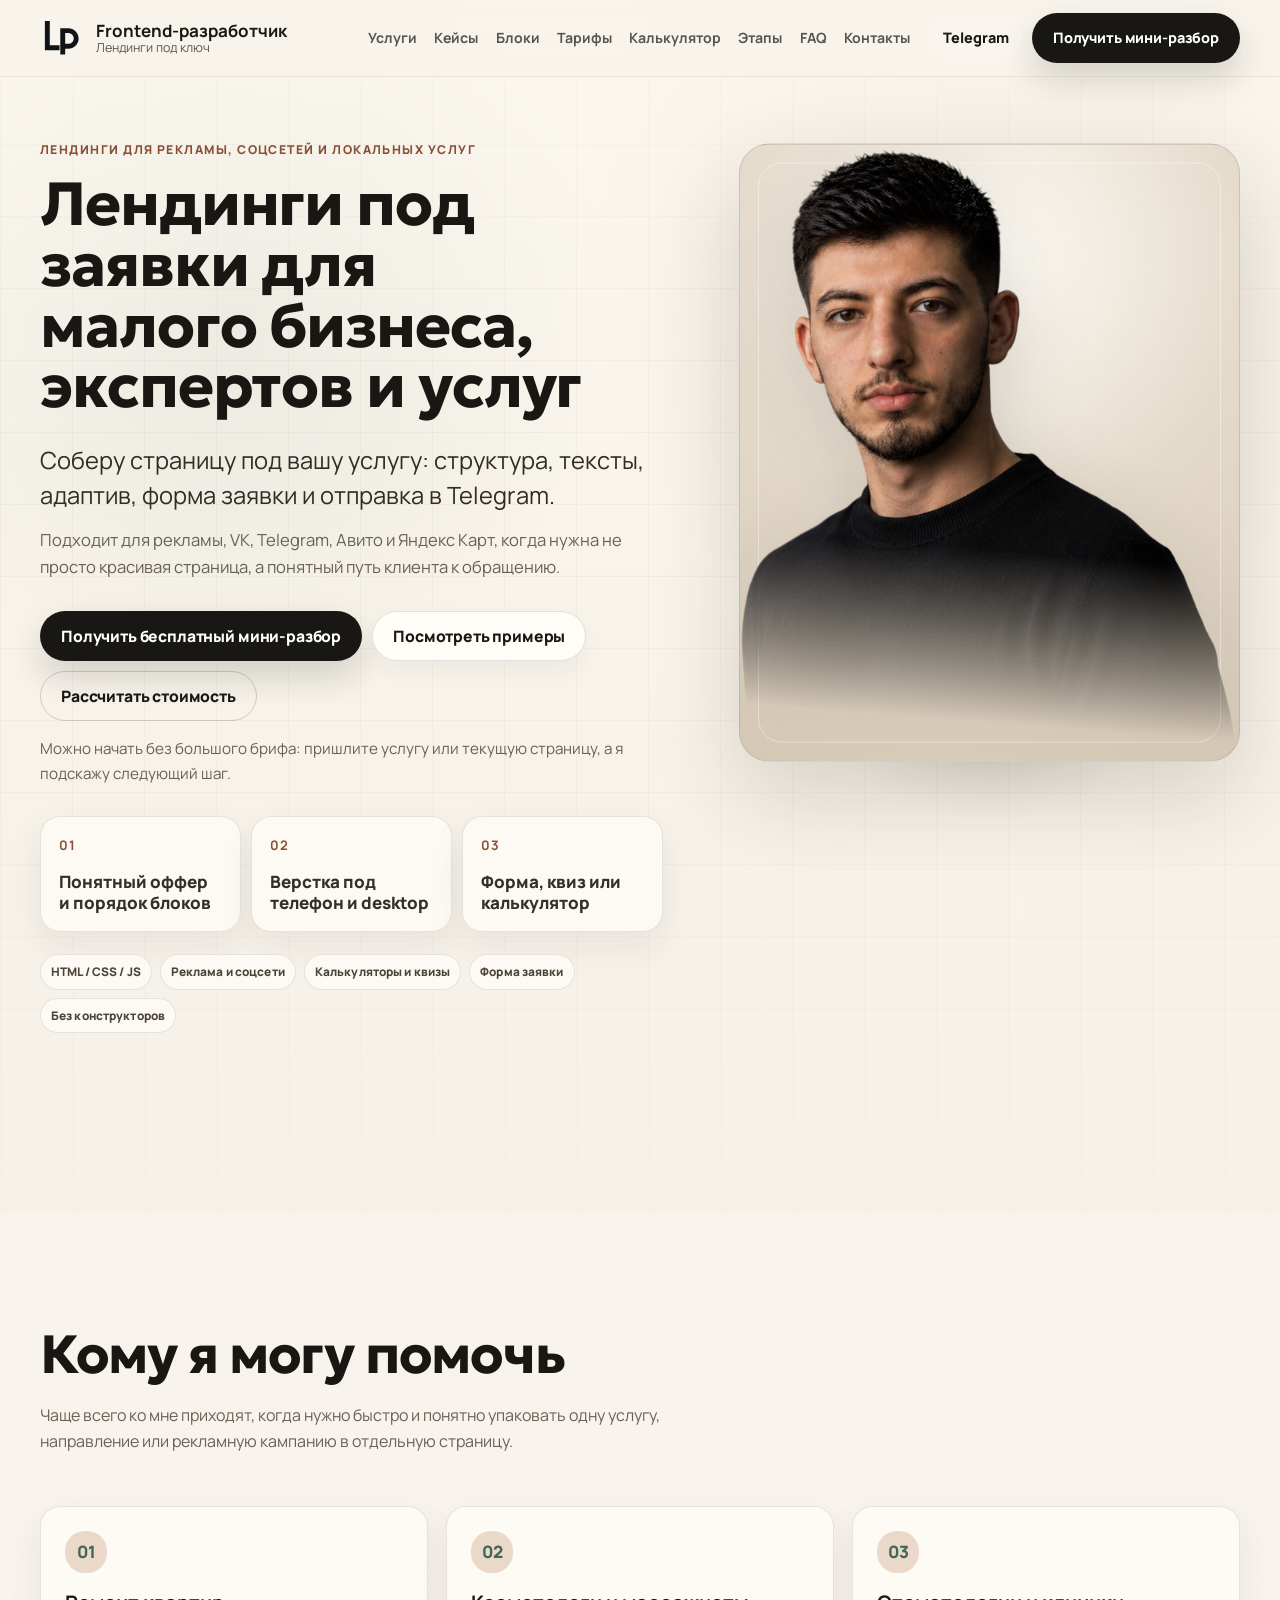
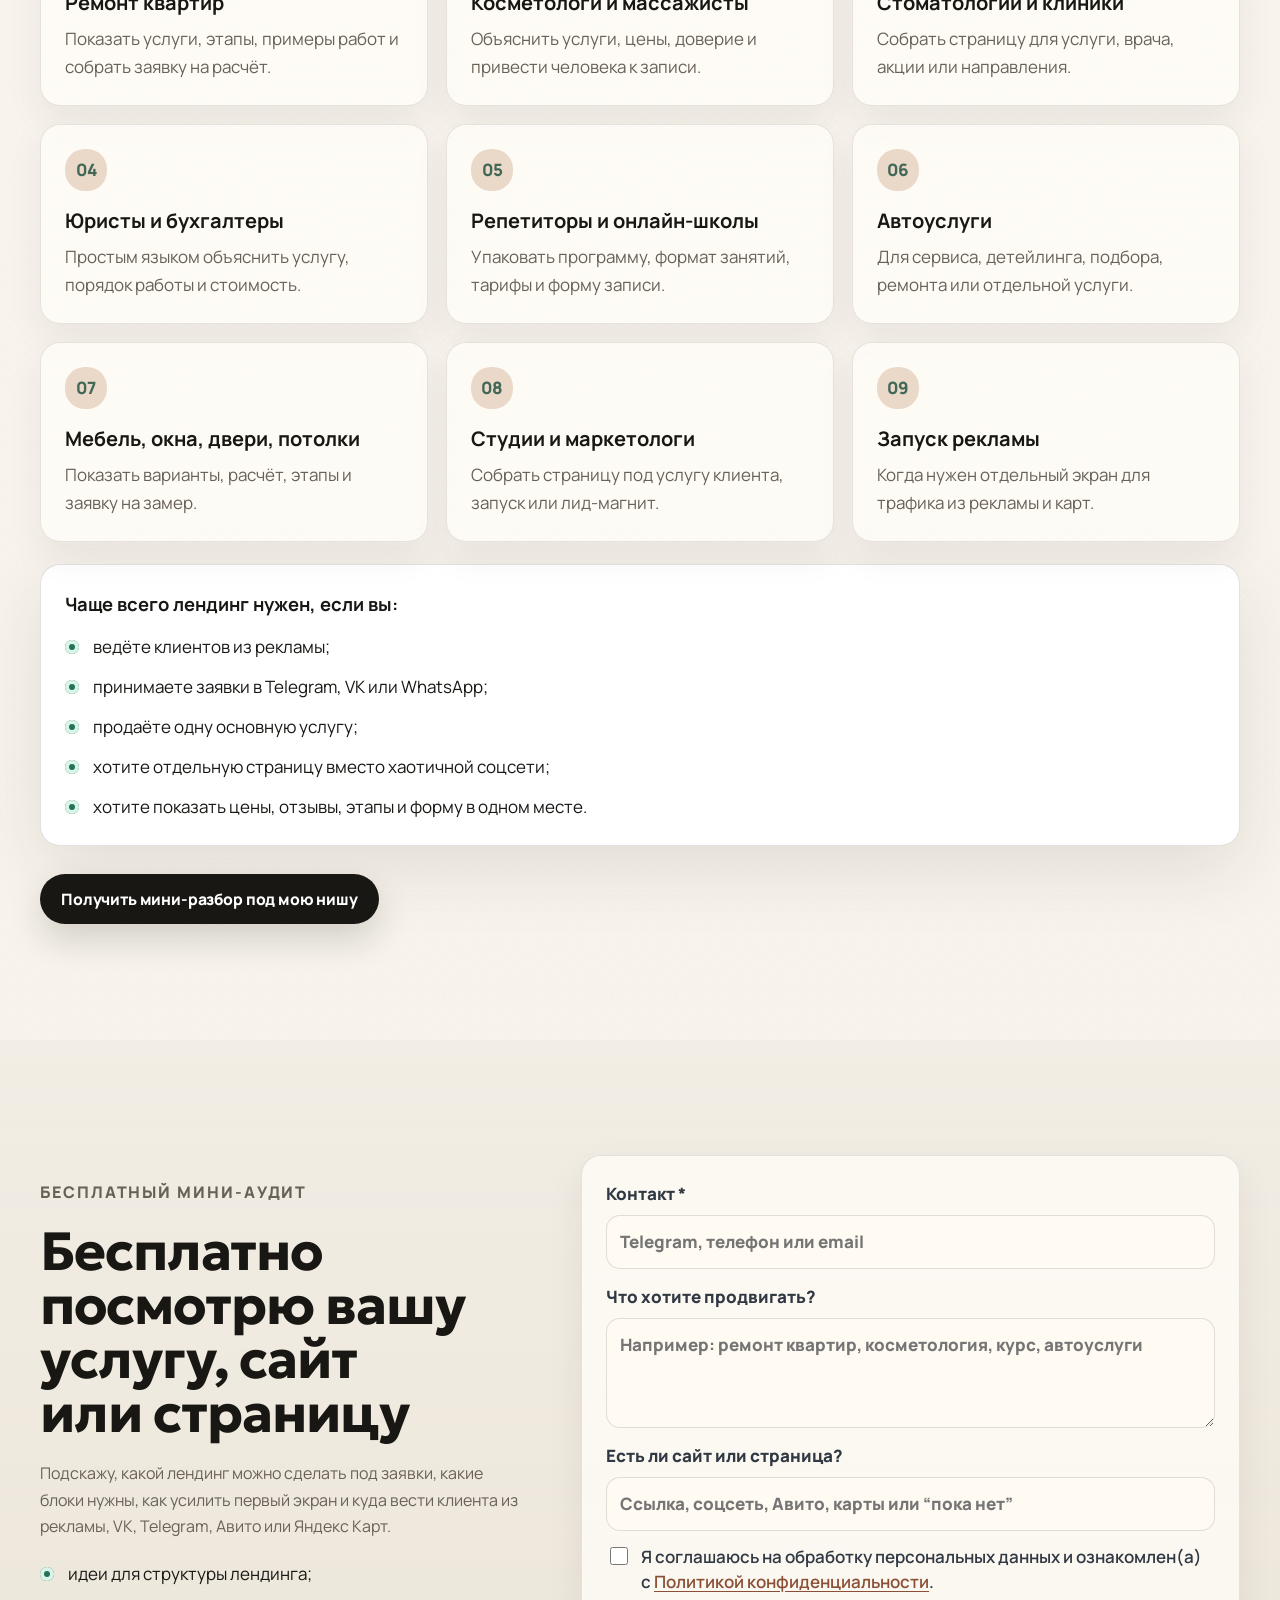
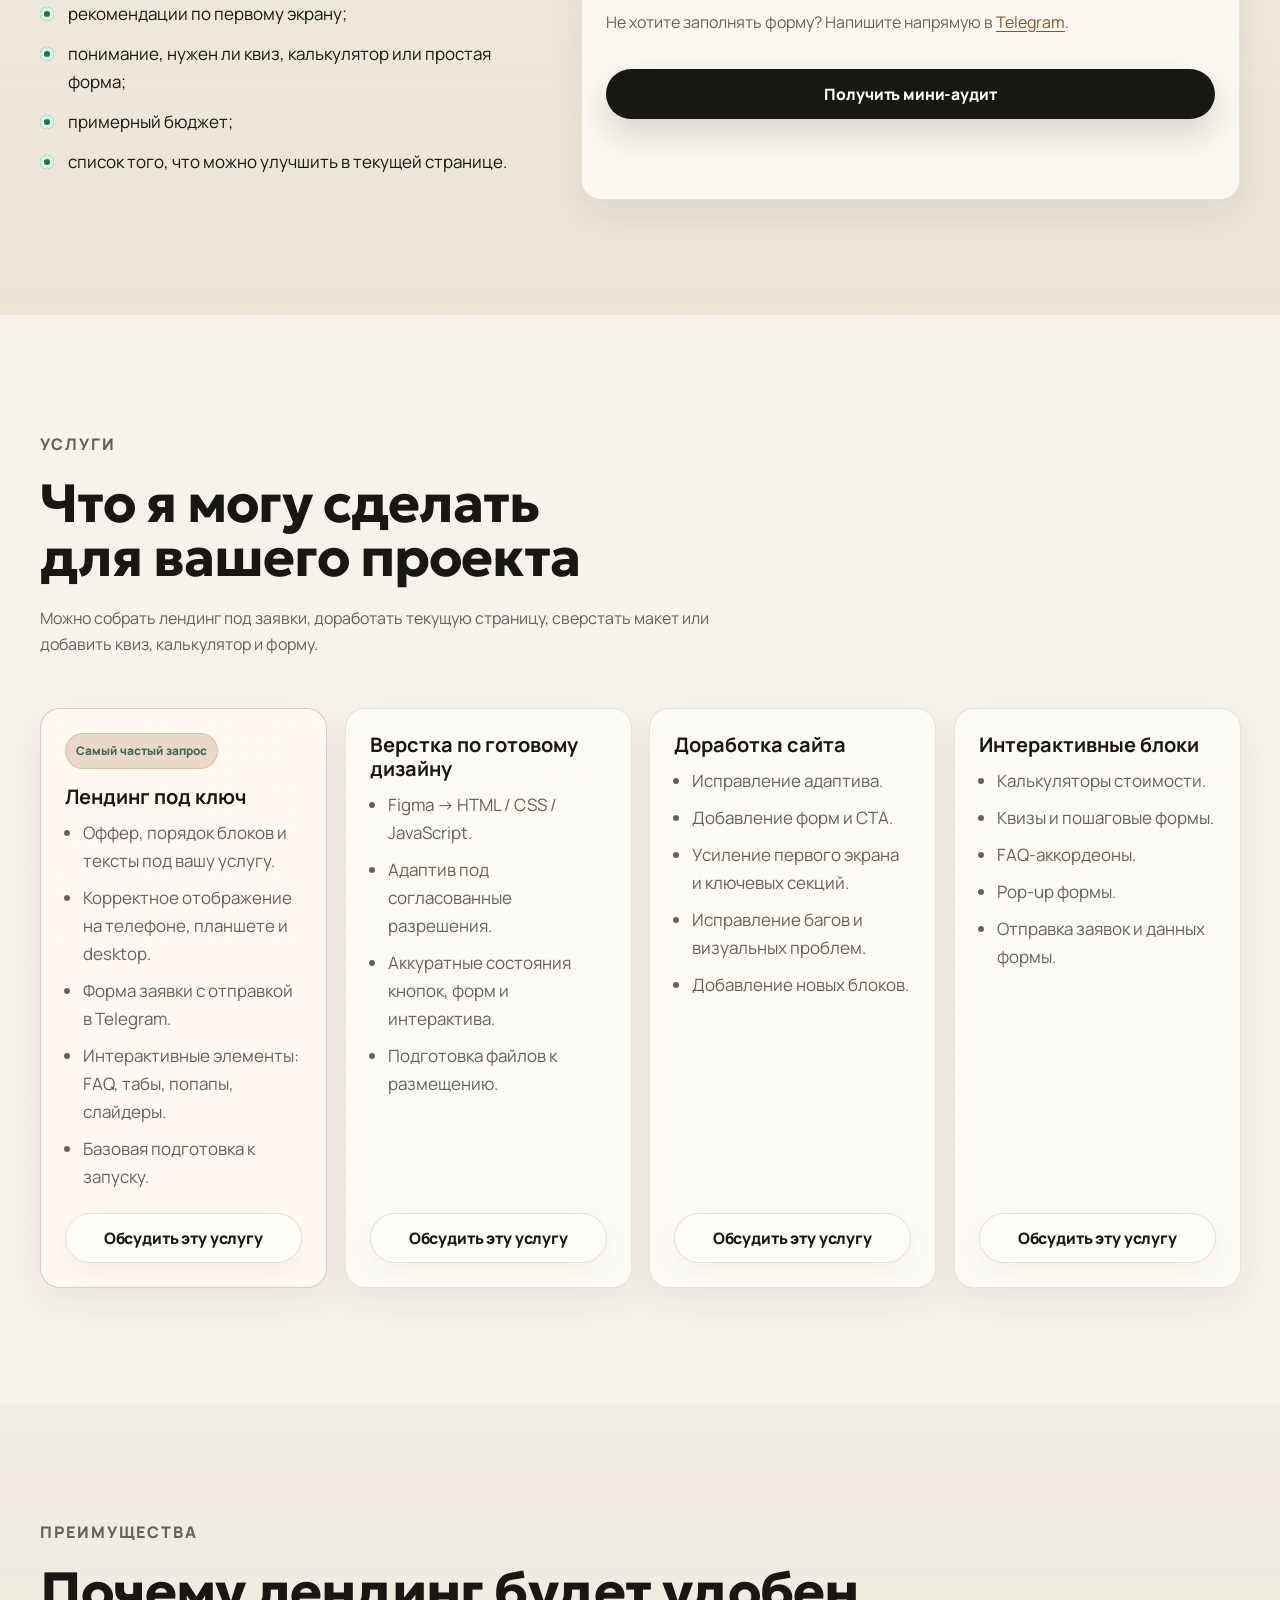
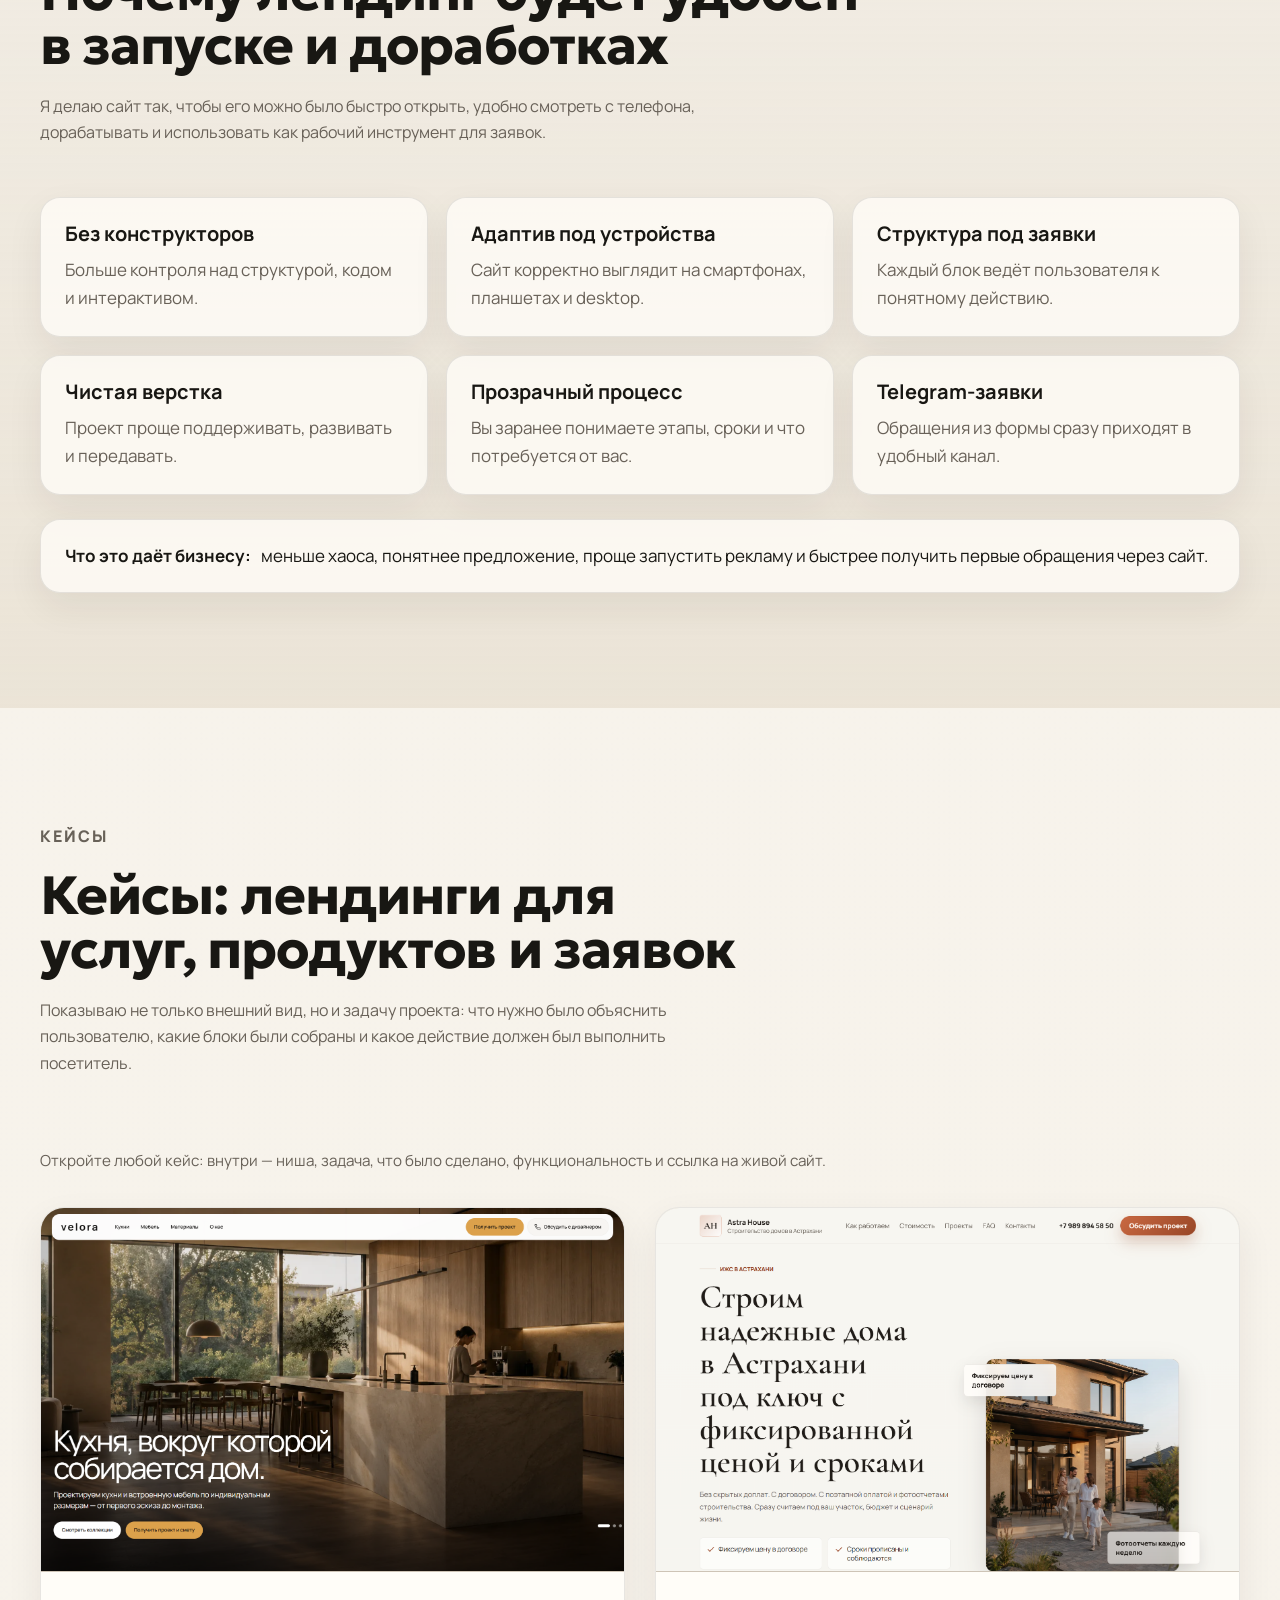
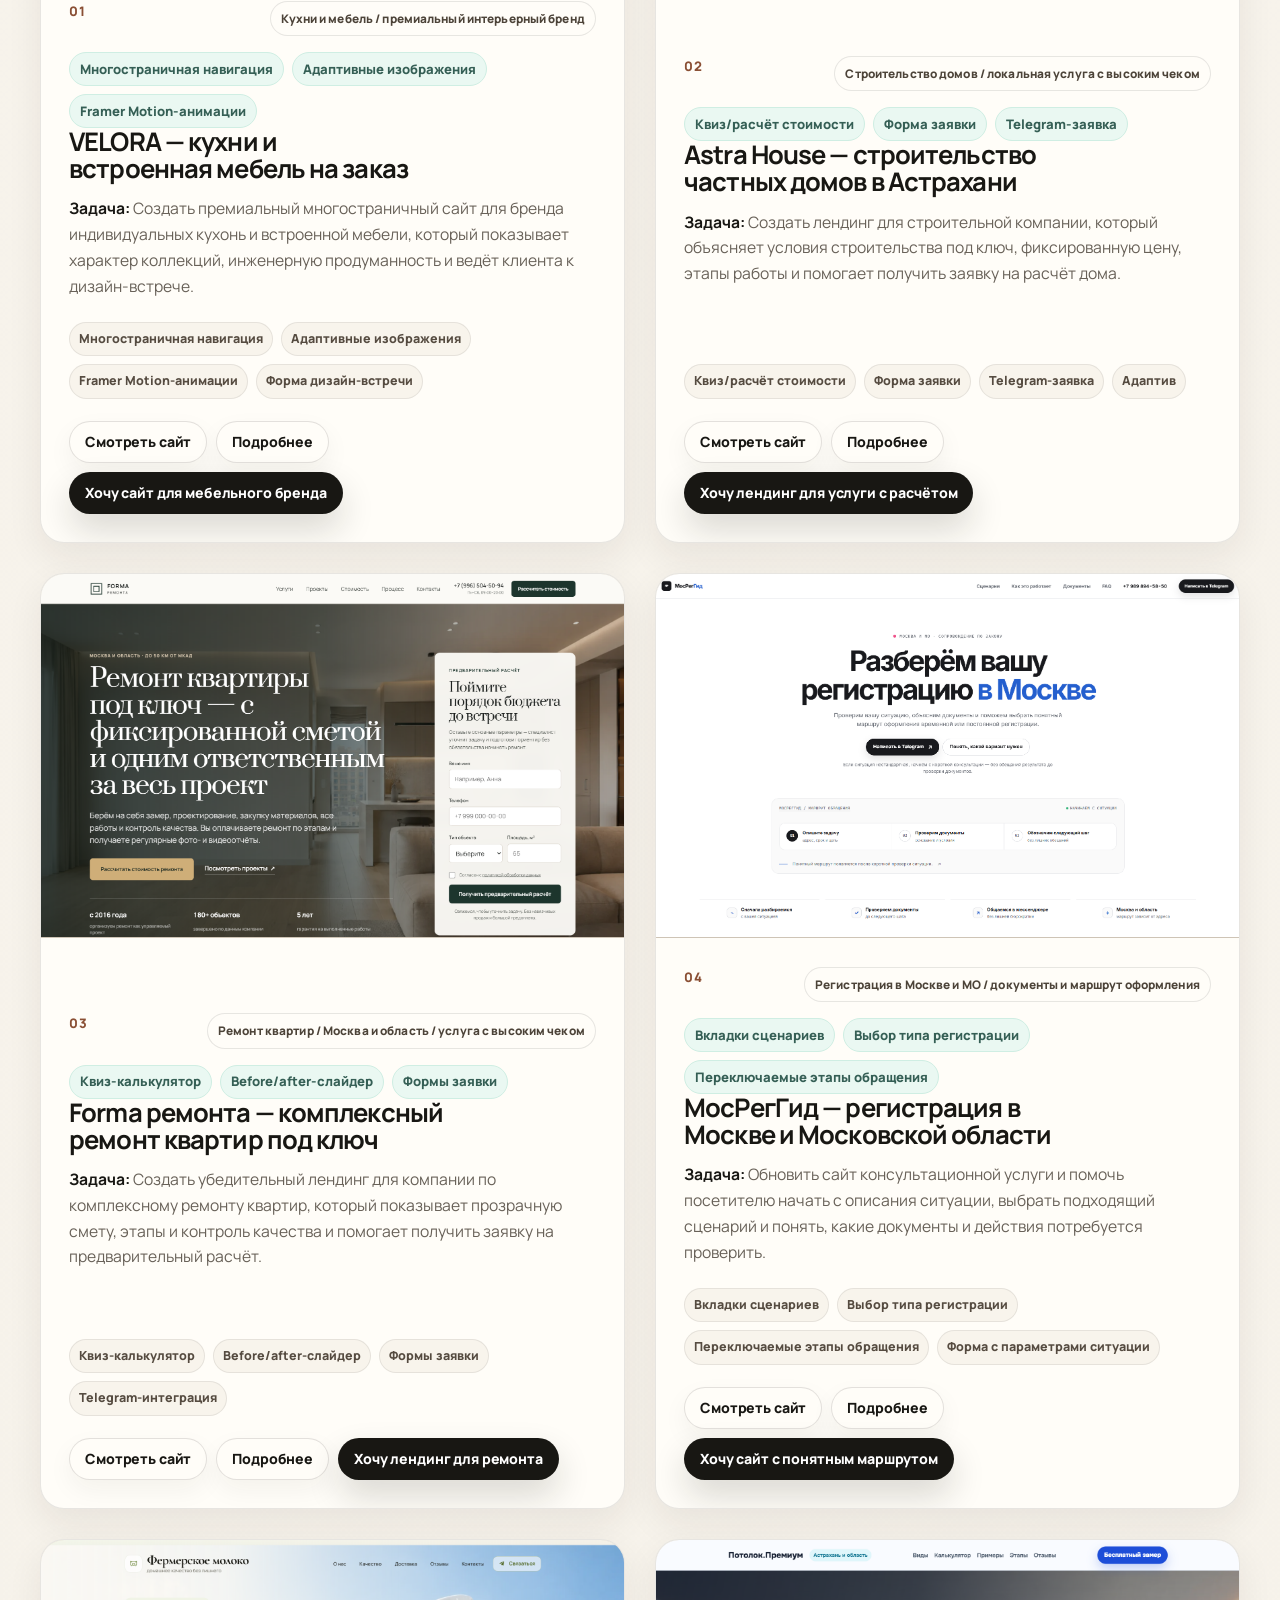
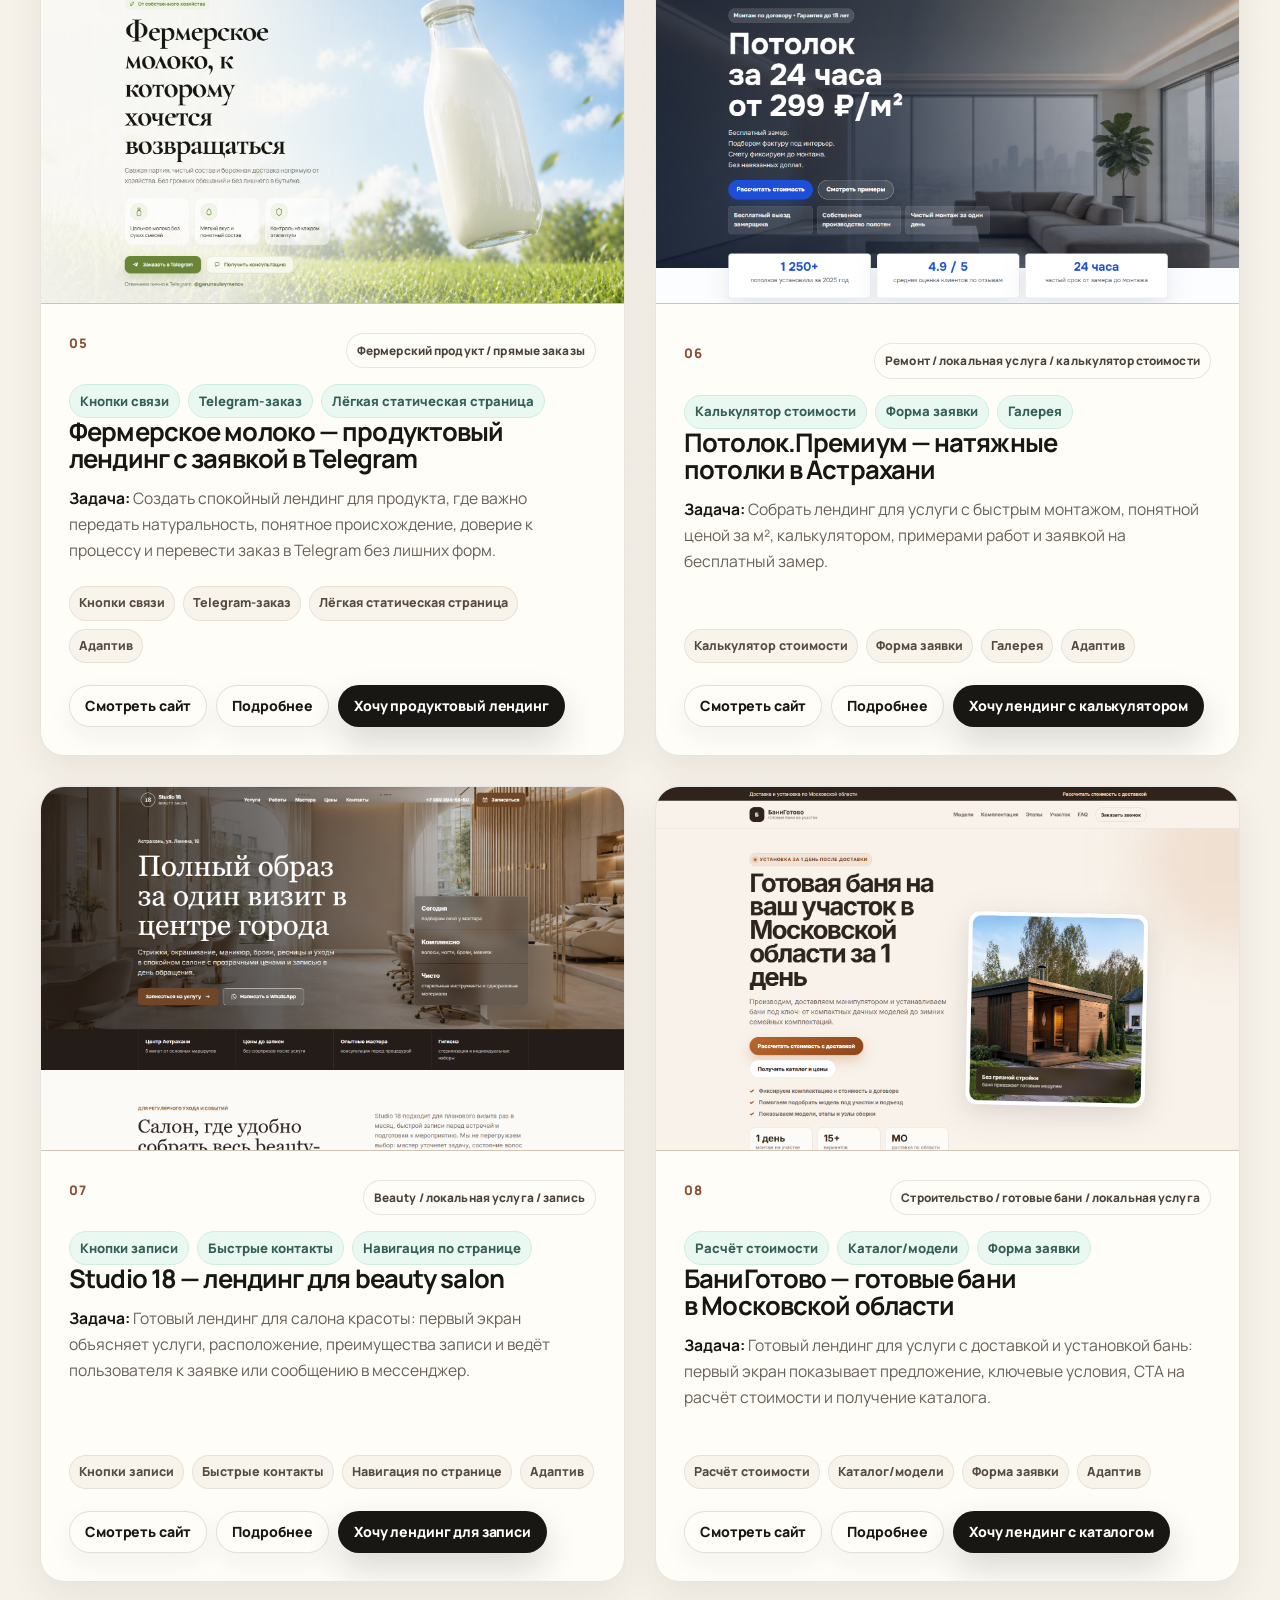
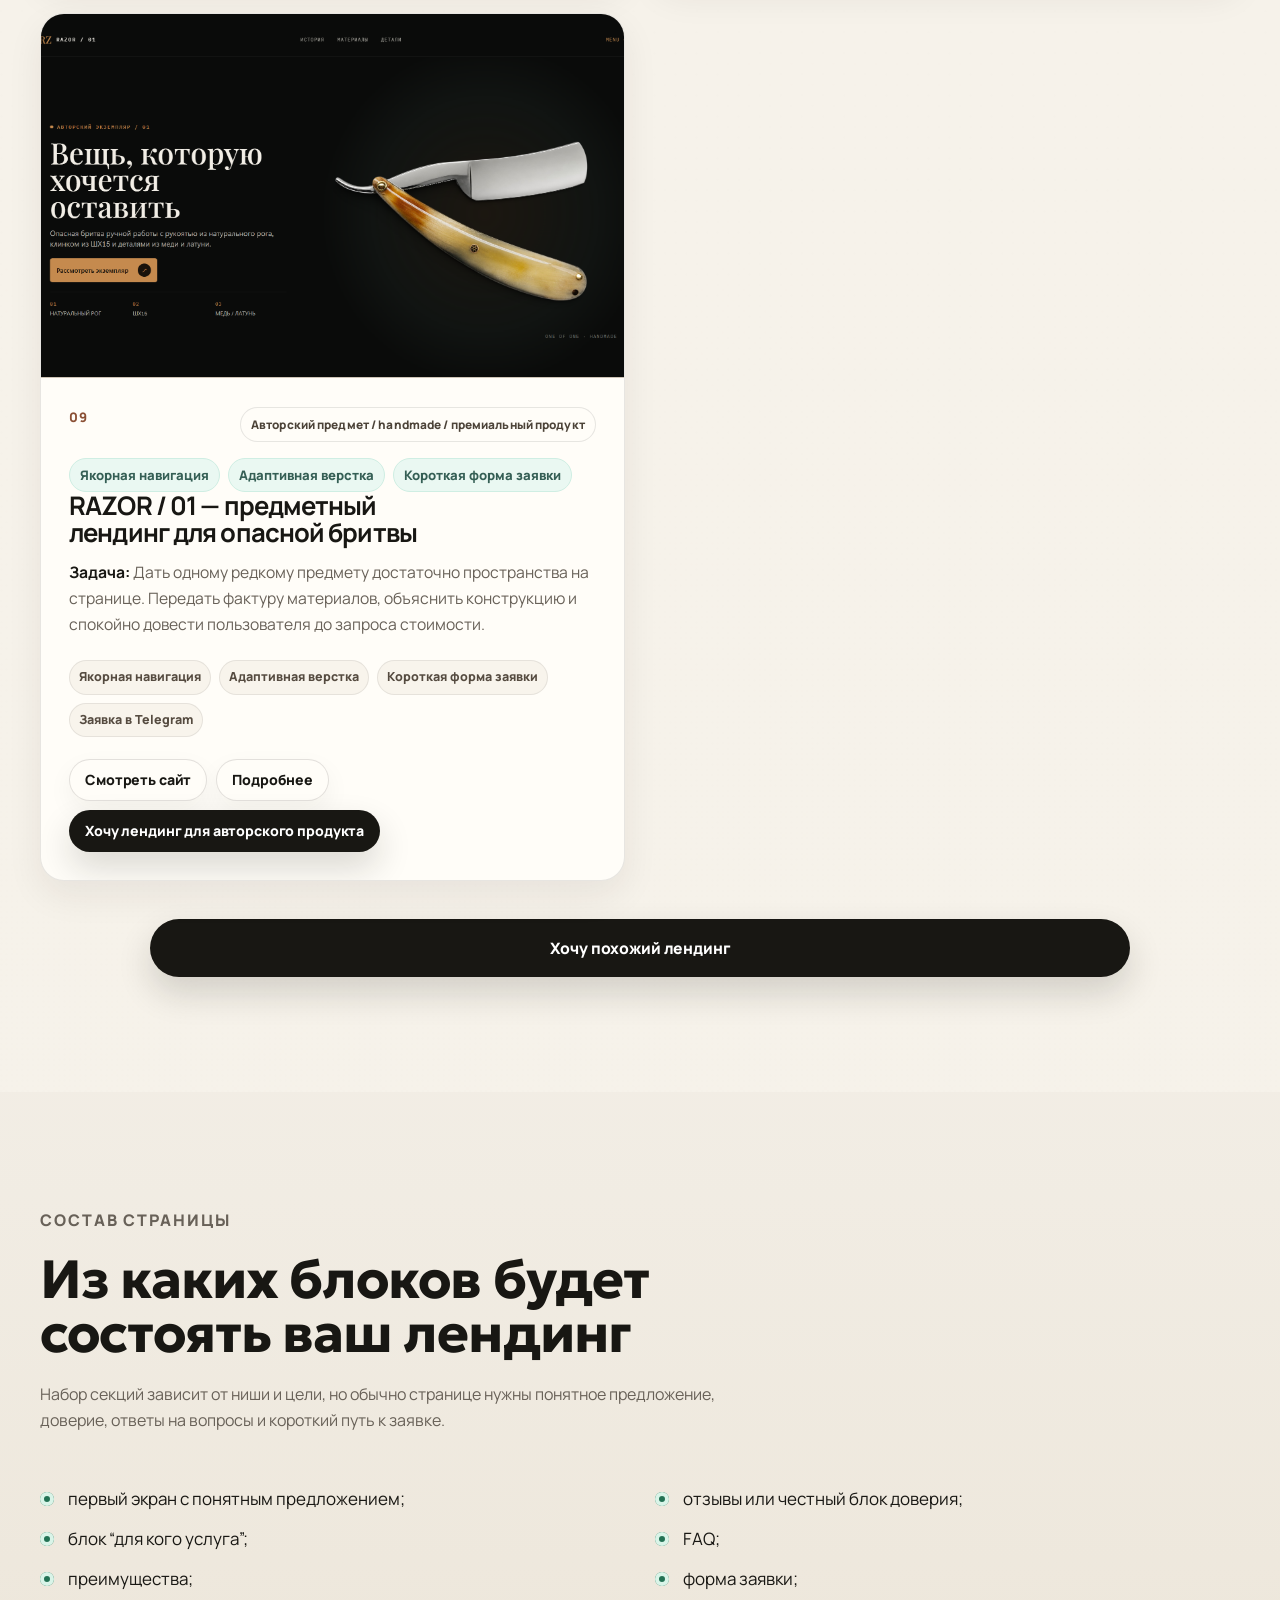
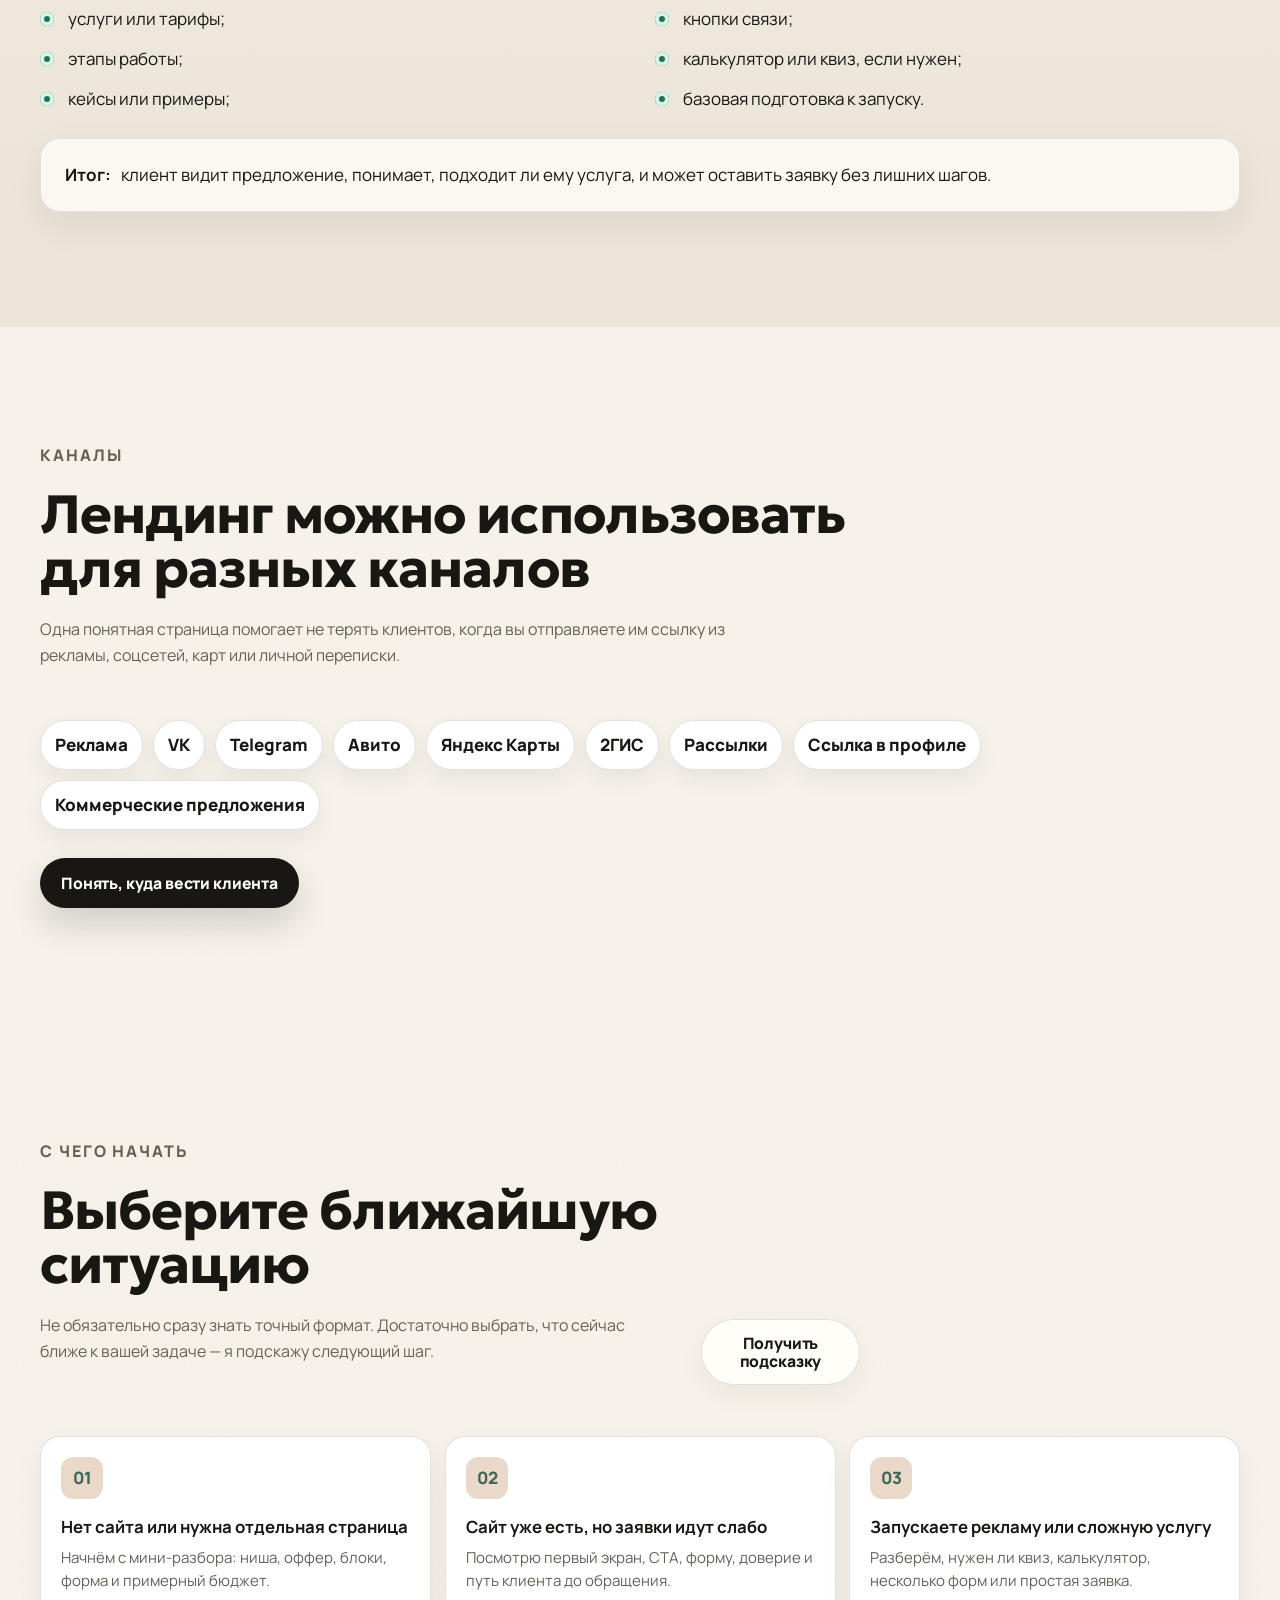
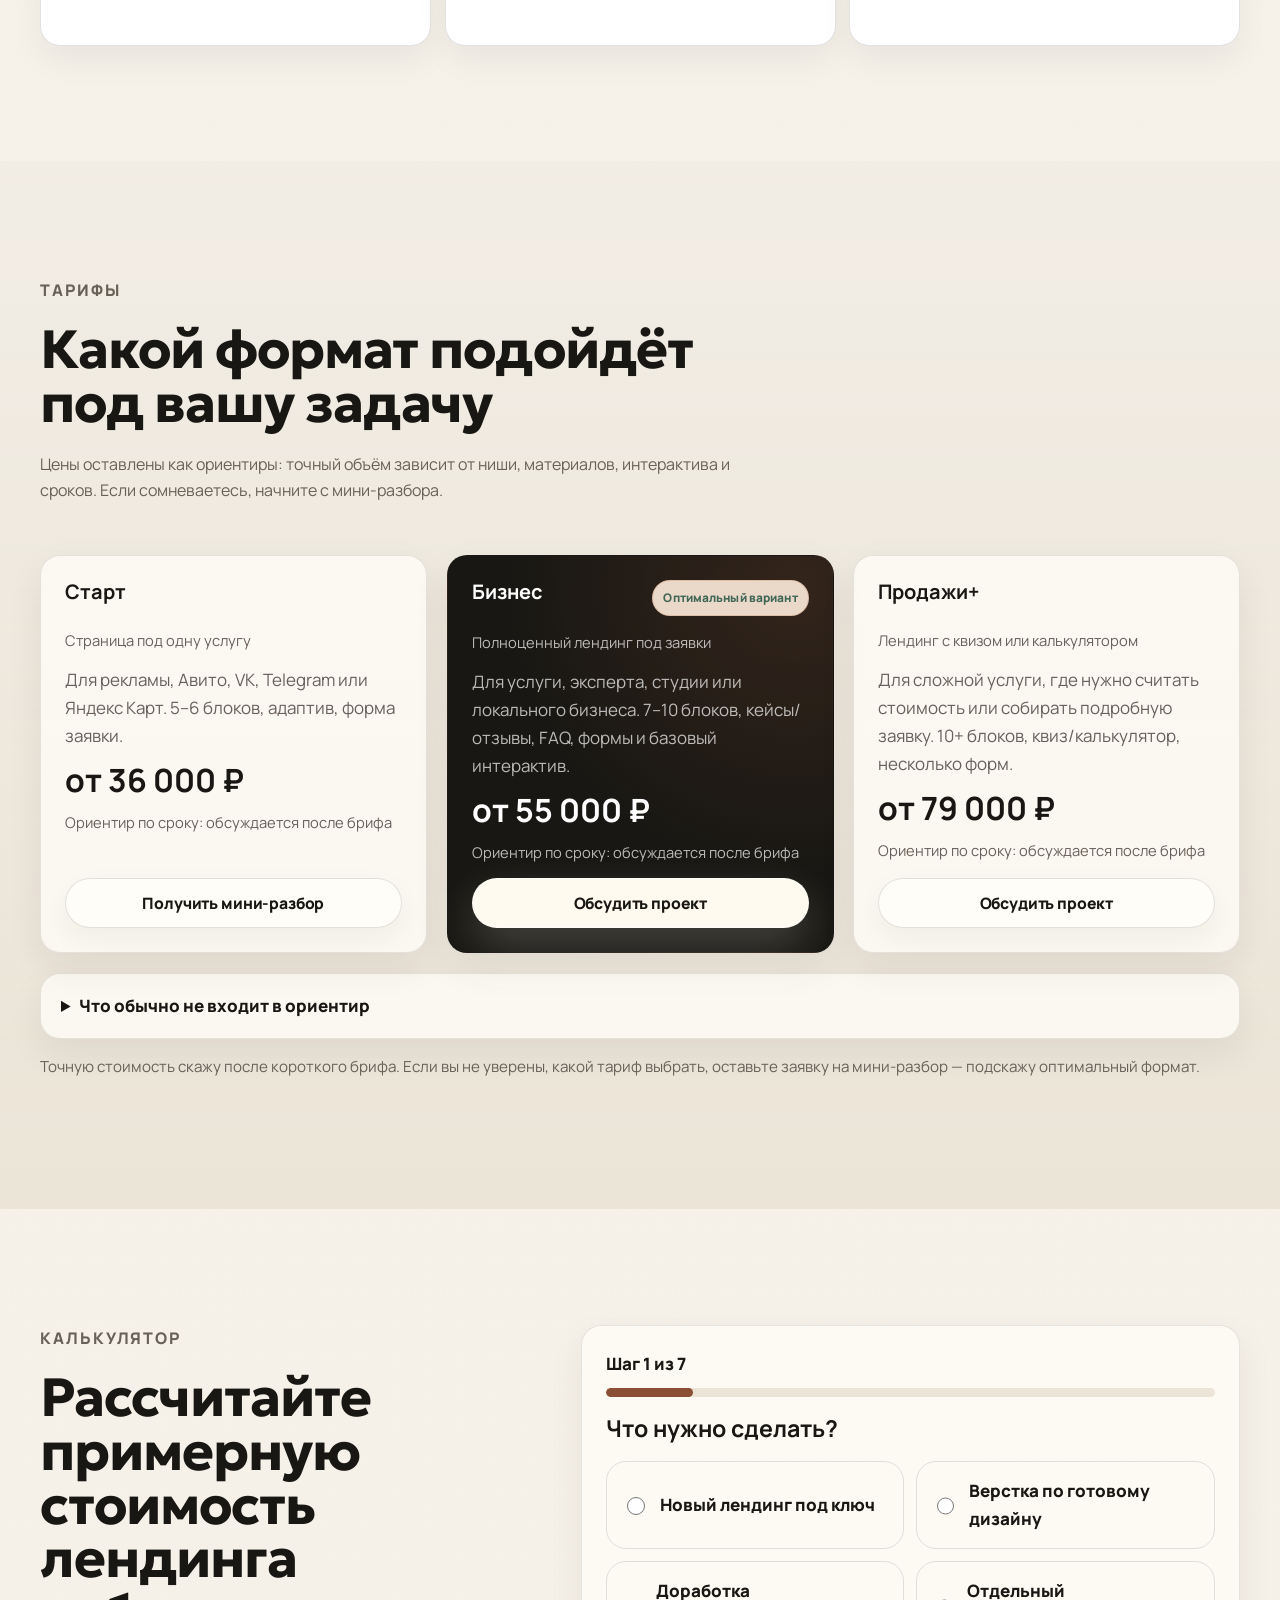
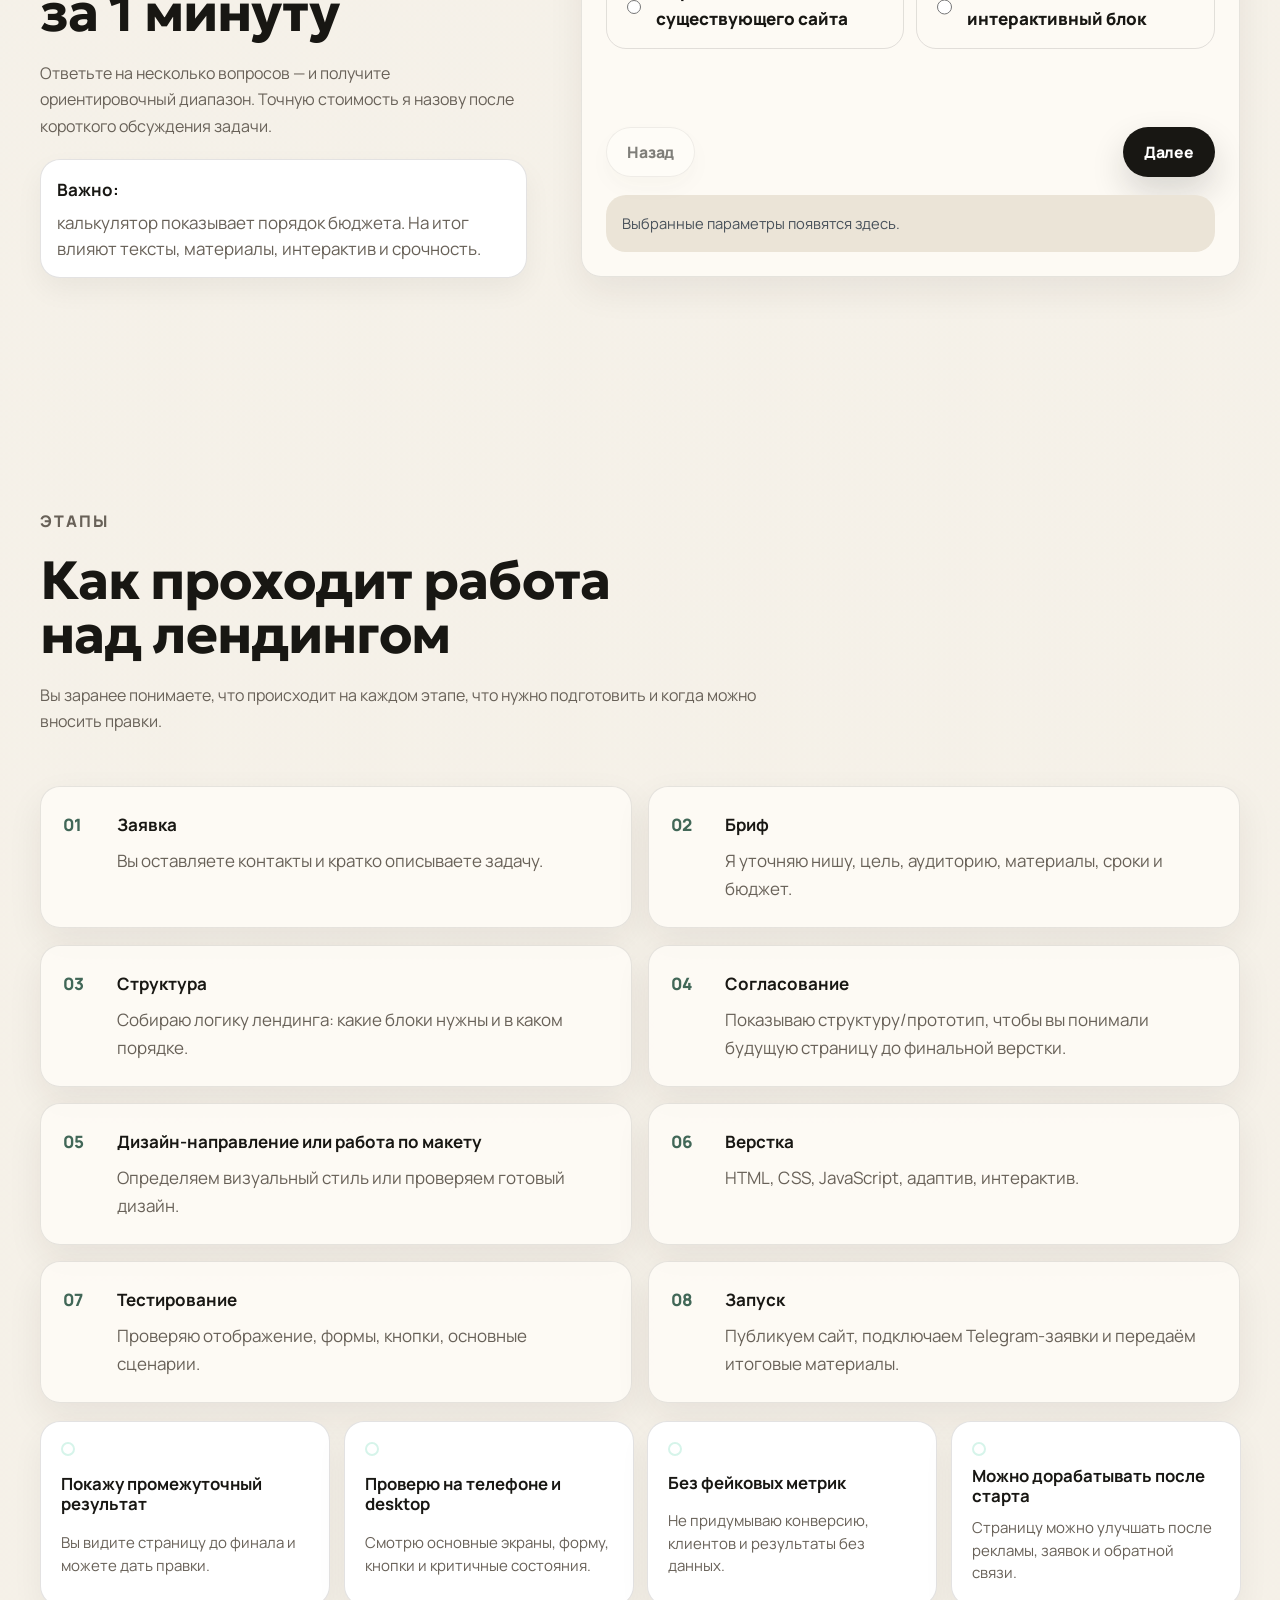
<file: index.html>
<!doctype html>
<html lang="ru">
	<head>
		<meta charset="utf-8" />
		<meta name="viewport" content="width=device-width, initial-scale=1" />
		<title>Лендинги под заявки для малого бизнеса, экспертов и услуг</title>
		<meta
			name="description"
			content="Лендинги под заявки для малого бизнеса, экспертов и локальных услуг в России и СНГ: структура, тексты, адаптив, форма заявки и отправка в Telegram."
		/>
		<meta
			property="og:title"
			content="Лендинги под заявки для малого бизнеса, экспертов и услуг"
		/>
		<meta
			property="og:description"
			content="Соберу страницу под вашу услугу: структура, тексты, адаптив, форма заявки и отправка в Telegram."
		/>
		<meta property="og:type" content="website" />
		<meta property="og:url" content="/" />
		<meta property="og:image" content="hero-img/hero-img.png" />
		<meta name="theme-color" content="#101418" />
		<link rel="icon" type="image/svg+xml" href="assets/favicon.svg" />
		<link
			rel="icon"
			type="image/png"
			sizes="32x32"
			href="assets/favicon-32x32.png"
		/>
		<link
			rel="icon"
			type="image/png"
			sizes="16x16"
			href="assets/favicon-16x16.png"
		/>
		<link rel="apple-touch-icon" href="assets/apple-touch-icon.png" />
		<link rel="preconnect" href="https://fonts.googleapis.com" />
		<link rel="preconnect" href="https://fonts.gstatic.com" crossorigin />
		<link
			href="https://fonts.googleapis.com/css2?family=Geologica:wght@700;800;900&family=Manrope:wght@400;500;600;700;800&display=swap"
			rel="stylesheet"
		/>
		<link rel="stylesheet" href="css/style.css?v=20260706-about-cta" />
		<script type="application/ld+json">
			{
				"@context": "https://schema.org",
				"@type": "ProfessionalService",
				"name": "Frontend-разработчик лендингов",
				"description": "Разработка быстрых адаптивных лендингов на HTML, CSS и JavaScript для заявок и презентации бизнеса.",
				"url": "/",
				"areaServed": "Онлайн",
				"sameAs": []
			}
		</script>
	</head>
	<body>
		<a class="skip-link" href="#main">Перейти к содержимому</a>

		<header class="site-header" data-header>
			<div class="container header__inner">
				<a class="brand" href="#hero" aria-label="На первый экран">
					<img
						class="brand__logo"
						src="assets/logo-mark.svg"
						alt=""
						width="44"
						height="44"
					/>
					<span>
						<strong>Frontend-разработчик</strong>
						<small>Лендинги под ключ</small>
					</span>
				</a>
				<nav class="nav" data-nav aria-label="Основная навигация">
					<a href="#services">Услуги</a>
					<a href="#cases">Кейсы</a>
					<a href="#landing-blocks">Блоки</a>
					<a href="#pricing">Тарифы</a>
					<a href="#calculator">Калькулятор</a>
					<a href="#process">Этапы</a>
					<a href="#faq">FAQ</a>
					<a href="#contacts">Контакты</a>
				</nav>
				<div class="header__actions">
					<a
						class="header__telegram"
						href="https://t.me/garun_web"
						data-cta="header_telegram"
						target="_blank"
						rel="noopener"
						>Telegram</a
					>
					<a
						class="btn btn--small btn--primary header__cta"
						href="#mini-audit"
						data-cta="header_mini_audit"
						>Получить мини-разбор</a
					>
				</div>
				<button
					class="menu-toggle"
					type="button"
					aria-label="Открыть меню"
					aria-expanded="false"
					aria-controls="mobile-menu"
					data-menu-toggle
				>
					<span></span>
					<span></span>
				</button>
			</div>
			<div class="mobile-menu" id="mobile-menu" data-mobile-menu hidden>
				<a href="#services">Услуги</a>
				<a href="#cases">Кейсы</a>
				<a href="#landing-blocks">Блоки</a>
				<a href="#pricing">Тарифы</a>
				<a href="#calculator">Калькулятор</a>
				<a href="#process">Этапы</a>
				<a href="#faq">FAQ</a>
				<a href="#contacts">Контакты</a>
				<a href="https://t.me/garun_web" data-cta="mobile_telegram"
					>Написать в Telegram</a
				>
				<a class="btn btn--primary" href="#lead" data-cta="mobile_menu"
					>Получить мини-разбор</a
				>
			</div>
		</header>

		<main id="main">
			<section class="hero section" id="hero" data-section>
				<div class="container hero__grid">
					<div class="hero__content">
						<p class="section-kicker">
							Лендинги для рекламы, соцсетей и локальных услуг
						</p>
						<h1>Лендинги под заявки для малого бизнеса, экспертов и услуг</h1>
						<p class="hero__lead">
							Соберу страницу под вашу услугу: структура, тексты, адаптив, форма
							заявки и отправка в Telegram.
						</p>
						<p class="hero__note">
							Подходит для рекламы, VK, Telegram, Авито и Яндекс Карт, когда
							нужна не просто красивая страница, а понятный путь клиента к
							обращению.
						</p>
						<div class="hero__actions" aria-label="Основные действия">
							<a
								class="btn btn--primary"
								href="#mini-audit"
								data-cta="hero_mini_audit"
								>Получить бесплатный мини-разбор</a
							>
							<a class="btn btn--secondary" href="#cases" data-cta="hero_cases"
								>Посмотреть примеры</a
							>
							<a
								class="btn btn--ghost"
								href="#calculator"
								data-cta="hero_calculator"
								>Рассчитать стоимость</a
							>
						</div>
						<p class="microcopy">
							Можно начать без большого брифа: пришлите услугу или текущую
							страницу, а я подскажу следующий шаг.
						</p>
						<ul class="hero__stats" aria-label="Как строится работа">
							<li>
								<strong>01</strong><span>Понятный оффер и порядок блоков</span>
							</li>
							<li>
								<strong>02</strong><span>Верстка под телефон и desktop</span>
							</li>
							<li>
								<strong>03</strong><span>Форма, квиз или калькулятор</span>
							</li>
						</ul>
						<ul class="badge-list" aria-label="Ключевые навыки и форматы">
							<li>HTML / CSS / JS</li>
							<li>Реклама и соцсети</li>
							<li>Калькуляторы и квизы</li>
							<li>Форма заявки</li>
							<li>Без конструкторов</li>
						</ul>
					</div>
					<div
						class="hero__media"
						aria-label="Портрет и краткое описание подхода"
					>
						<figure class="hero__portrait-wrap">
							<img
								class="hero__portrait"
								src="hero-img/hero-img-soft.png"
								alt="Разработчик лендингов"
								width="687"
								height="849"
								fetchpriority="high"
							/>
						</figure>
					</div>
				</div>
			</section>

			<section class="section" id="audience" data-section>
				<div class="container">
					<div class="section-head">
						<h2>Кому я могу помочь</h2>
						<p>
							Чаще всего ко мне приходят, когда нужно быстро и понятно упаковать
							одну услугу, направление или рекламную кампанию в отдельную
							страницу.
						</p>
					</div>
					<div class="grid grid--3">
						<button
							class="info-card as-button"
							type="button"
							data-prefill="service_type"
							data-value="Ремонт квартир"
						>
							<span class="icon">01</span>
							<h3>Ремонт квартир</h3>
							<p>
								Показать услуги, этапы, примеры работ и собрать заявку на
								расчёт.
							</p>
						</button>
						<button
							class="info-card as-button"
							type="button"
							data-prefill="service_type"
							data-value="Косметологи и массажисты"
						>
							<span class="icon">02</span>
							<h3>Косметологи и массажисты</h3>
							<p>
								Объяснить услуги, цены, доверие и привести человека к записи.
							</p>
						</button>
						<button
							class="info-card as-button"
							type="button"
							data-prefill="service_type"
							data-value="Клиники и стоматологии"
						>
							<span class="icon">03</span>
							<h3>Стоматологии и клиники</h3>
							<p>Собрать страницу для услуги, врача, акции или направления.</p>
						</button>
						<button
							class="info-card as-button"
							type="button"
							data-prefill="service_type"
							data-value="Юристы и бухгалтеры"
						>
							<span class="icon">04</span>
							<h3>Юристы и бухгалтеры</h3>
							<p>
								Простым языком объяснить услугу, порядок работы и стоимость.
							</p>
						</button>
						<button
							class="info-card as-button"
							type="button"
							data-prefill="service_type"
							data-value="Репетиторы и онлайн-школы"
						>
							<span class="icon">05</span>
							<h3>Репетиторы и онлайн-школы</h3>
							<p>Упаковать программу, формат занятий, тарифы и форму записи.</p>
						</button>
						<button
							class="info-card as-button"
							type="button"
							data-prefill="service_type"
							data-value="Автоуслуги"
						>
							<span class="icon">06</span>
							<h3>Автоуслуги</h3>
							<p>
								Для сервиса, детейлинга, подбора, ремонта или отдельной услуги.
							</p>
						</button>
						<button
							class="info-card as-button"
							type="button"
							data-prefill="service_type"
							data-value="Мебель, окна, двери, потолки"
						>
							<span class="icon">07</span>
							<h3>Мебель, окна, двери, потолки</h3>
							<p>Показать варианты, расчёт, этапы и заявку на замер.</p>
						</button>
						<button
							class="info-card as-button"
							type="button"
							data-prefill="service_type"
							data-value="Студии, агентства, продюсеры и маркетологи"
						>
							<span class="icon">08</span>
							<h3>Студии и маркетологи</h3>
							<p>Собрать страницу под услугу клиента, запуск или лид-магнит.</p>
						</button>
						<button
							class="info-card as-button"
							type="button"
							data-prefill="source_cta"
							data-value="Запуск рекламы"
						>
							<span class="icon">09</span>
							<h3>Запуск рекламы</h3>
							<p>Когда нужен отдельный экран для трафика из рекламы и карт.</p>
						</button>
					</div>
					<div class="audience-needs">
						<div>
							<h3>Чаще всего лендинг нужен, если вы:</h3>
							<ul class="check-list">
								<li>ведёте клиентов из рекламы;</li>
								<li>принимаете заявки в Telegram, VK или WhatsApp;</li>
								<li>продаёте одну основную услугу;</li>
								<li>хотите отдельную страницу вместо хаотичной соцсети;</li>
								<li>
									хотите показать цены, отзывы, этапы и форму в одном месте.
								</li>
							</ul>
						</div>
					</div>
					<div class="section-cta">
						<a
							class="btn btn--primary"
							href="#mini-audit"
							data-cta="audience_mini_audit"
							>Получить мини-разбор под мою нишу</a
						>
					</div>
				</div>
			</section>

			<section class="section section--muted" id="mini-audit" data-section>
				<div class="container mini-audit">
					<div>
						<p class="section-kicker">Бесплатный мини-аудит</p>
						<h2>Бесплатно посмотрю вашу услугу, сайт или страницу</h2>
						<p>
							Подскажу, какой лендинг можно сделать под заявки, какие блоки
							нужны, как усилить первый экран и куда вести клиента из рекламы,
							VK, Telegram, Авито или Яндекс Карт.
						</p>
						<ul class="check-list">
							<li>идеи для структуры лендинга;</li>
							<li>рекомендации по первому экрану;</li>
							<li>понимание, нужен ли квиз, калькулятор или простая форма;</li>
							<li>примерный бюджет;</li>
							<li>список того, что можно улучшить в текущей странице.</li>
						</ul>
					</div>
					<form
						class="form"
						data-lead-form
						data-form-type="Мини-аудит"
						novalidate
					>
						<input
							type="text"
							name="website"
							tabindex="-1"
							autocomplete="off"
							class="hp-field"
							aria-hidden="true"
						/>
						<input type="hidden" name="name" value="Мини-аудит" />
						<label
							>Контакт *<input
								name="contact"
								autocomplete="email"
								placeholder="Telegram, телефон или email"
								required
						/></label>
						<label
							>Что хотите продвигать?<textarea
								name="message"
								rows="3"
								placeholder="Например: ремонт квартир, косметология, курс, автоуслуги"
							></textarea>
						</label>
						<label
							>Есть ли сайт или страница?<input
								name="references"
								placeholder="Ссылка, соцсеть, Авито, карты или “пока нет”"
						/></label>
						<label class="checkbox"
							><input type="checkbox" name="consent" required />
							<span
								>Я соглашаюсь на обработку персональных данных и ознакомлен(а) с
								<a href="privacy.html" target="_blank" rel="noopener"
									>Политикой конфиденциальности</a
								>.</span
							></label
						>
						<p class="microcopy">
							Не хотите заполнять форму? Напишите напрямую в
							<a href="https://t.me/garun_web" target="_blank" rel="noopener"
								>Telegram</a
							>.
						</p>
						<button class="btn btn--primary" type="submit">
							Получить мини-аудит
						</button>
						<p class="form-status" aria-live="polite"></p>
					</form>
				</div>
			</section>

			<section class="section" id="services" data-section>
				<div class="container">
					<div class="section-head">
						<p class="section-kicker">Услуги</p>
						<h2>Что я могу сделать для вашего проекта</h2>
						<p>
							Можно собрать лендинг под заявки, доработать текущую страницу,
							сверстать макет или добавить квиз, калькулятор и форму.
						</p>
					</div>
					<div class="grid grid--4">
						<article class="service-card featured">
							<span class="label">Самый частый запрос</span>
							<h3>Лендинг под ключ</h3>
							<ul>
								<li>Оффер, порядок блоков и тексты под вашу услугу.</li>
								<li>Корректное отображение на телефоне, планшете и desktop.</li>
								<li>Форма заявки с отправкой в Telegram.</li>
								<li>Интерактивные элементы: FAQ, табы, попапы, слайдеры.</li>
								<li>Базовая подготовка к запуску.</li>
							</ul>
							<button
								class="btn btn--secondary"
								type="button"
								data-prefill="service_type"
								data-value="Лендинг под ключ"
							>
								Обсудить эту услугу
							</button>
						</article>
						<article class="service-card">
							<h3>Верстка по готовому дизайну</h3>
							<ul>
								<li>Figma → HTML / CSS / JavaScript.</li>
								<li>Адаптив под согласованные разрешения.</li>
								<li>Аккуратные состояния кнопок, форм и интерактива.</li>
								<li>Подготовка файлов к размещению.</li>
							</ul>
							<button
								class="btn btn--secondary"
								type="button"
								data-prefill="service_type"
								data-value="Верстка по готовому дизайну"
							>
								Обсудить эту услугу
							</button>
						</article>
						<article class="service-card">
							<h3>Доработка сайта</h3>
							<ul>
								<li>Исправление адаптива.</li>
								<li>Добавление форм и CTA.</li>
								<li>Усиление первого экрана и ключевых секций.</li>
								<li>Исправление багов и визуальных проблем.</li>
								<li>Добавление новых блоков.</li>
							</ul>
							<button
								class="btn btn--secondary"
								type="button"
								data-prefill="service_type"
								data-value="Доработка сайта"
							>
								Обсудить эту услугу
							</button>
						</article>
						<article class="service-card">
							<h3>Интерактивные блоки</h3>
							<ul>
								<li>Калькуляторы стоимости.</li>
								<li>Квизы и пошаговые формы.</li>
								<li>FAQ-аккордеоны.</li>
								<li>Pop-up формы.</li>
								<li>Отправка заявок и данных формы.</li>
							</ul>
							<button
								class="btn btn--secondary"
								type="button"
								data-prefill="service_type"
								data-value="Интерактивный блок"
							>
								Обсудить эту услугу
							</button>
						</article>
					</div>
				</div>
			</section>

			<section class="section section--muted" id="advantages" data-section>
				<div class="container">
					<div class="section-head">
						<p class="section-kicker">Преимущества</p>
						<h2>Почему лендинг будет удобен в запуске и доработках</h2>
						<p>
							Я делаю сайт так, чтобы его можно было быстро открыть, удобно
							смотреть с телефона, дорабатывать и использовать как рабочий
							инструмент для заявок.
						</p>
					</div>
					<div class="grid grid--3">
						<article class="info-card">
							<h3>Без конструкторов</h3>
							<p>Больше контроля над структурой, кодом и интерактивом.</p>
						</article>
						<article class="info-card">
							<h3>Адаптив под устройства</h3>
							<p>Сайт корректно выглядит на смартфонах, планшетах и desktop.</p>
						</article>
						<article class="info-card">
							<h3>Структура под заявки</h3>
							<p>Каждый блок ведёт пользователя к понятному действию.</p>
						</article>
						<article class="info-card">
							<h3>Чистая верстка</h3>
							<p>Проект проще поддерживать, развивать и передавать.</p>
						</article>
						<article class="info-card">
							<h3>Прозрачный процесс</h3>
							<p>Вы заранее понимаете этапы, сроки и что потребуется от вас.</p>
						</article>
						<article class="info-card">
							<h3>Telegram-заявки</h3>
							<p>Обращения из формы сразу приходят в удобный канал.</p>
						</article>
					</div>
					<div class="business-result">
						<strong>Что это даёт бизнесу:</strong>
						<span
							>меньше хаоса, понятнее предложение, проще запустить рекламу и
							быстрее получить первые обращения через сайт.</span
						>
					</div>
				</div>
			</section>

			<section class="section" id="cases" data-section>
				<div class="container">
					<div class="section-head section-head--row">
						<div>
							<p class="section-kicker">Кейсы</p>
							<h2>Кейсы: лендинги для услуг, продуктов и заявок</h2>
							<p>
								Показываю не только внешний вид, но и задачу проекта: что нужно
								было объяснить пользователю, какие блоки были собраны и какое
								действие должен был выполнить посетитель.
							</p>
						</div>
					</div>
					<p class="section-caption">
						Откройте любой кейс: внутри — ниша, задача, что было сделано,
						функциональность и ссылка на живой сайт.
					</p>
					<div class="cases-grid" data-cases-grid></div>
					<div class="cases-cta">
						<a class="btn btn--primary" href="#lead" data-cta="cases_general"
							>Хочу похожий лендинг</a
						>
					</div>
				</div>
			</section>

			<section class="section section--muted" id="landing-blocks" data-section>
				<div class="container">
					<div class="section-head">
						<p class="section-kicker">Состав страницы</p>
						<h2>Из каких блоков будет состоять ваш лендинг</h2>
						<p>
							Набор секций зависит от ниши и цели, но обычно странице нужны
							понятное предложение, доверие, ответы на вопросы и короткий путь к
							заявке.
						</p>
					</div>
					<div class="included-grid">
						<ul class="check-list">
							<li>первый экран с понятным предложением;</li>
							<li>блок “для кого услуга”;</li>
							<li>преимущества;</li>
							<li>услуги или тарифы;</li>
							<li>этапы работы;</li>
							<li>кейсы или примеры;</li>
						</ul>
						<ul class="check-list">
							<li>отзывы или честный блок доверия;</li>
							<li>FAQ;</li>
							<li>форма заявки;</li>
							<li>кнопки связи;</li>
							<li>калькулятор или квиз, если нужен;</li>
							<li>базовая подготовка к запуску.</li>
						</ul>
					</div>
					<div class="business-result">
						<strong>Итог:</strong>
						<span
							>клиент видит предложение, понимает, подходит ли ему услуга, и
							может оставить заявку без лишних шагов.</span
						>
					</div>
				</div>
			</section>

			<section class="section" id="channels" data-section>
				<div class="container">
					<div class="section-head">
						<p class="section-kicker">Каналы</p>
						<h2>Лендинг можно использовать для разных каналов</h2>
						<p>
							Одна понятная страница помогает не терять клиентов, когда вы
							отправляете им ссылку из рекламы, соцсетей, карт или личной
							переписки.
						</p>
					</div>
					<div class="channel-list" aria-label="Каналы для лендинга">
						<span>Реклама</span>
						<span>VK</span>
						<span>Telegram</span>
						<span>Авито</span>
						<span>Яндекс Карты</span>
						<span>2ГИС</span>
						<span>Рассылки</span>
						<span>Ссылка в профиле</span>
						<span>Коммерческие предложения</span>
					</div>
					<div class="section-cta">
						<a
							class="btn btn--primary"
							href="#mini-audit"
							data-cta="channels_mini_audit"
							>Понять, куда вести клиента</a
						>
					</div>
				</div>
			</section>

			<section class="section" id="start-guide" data-section>
				<div class="container">
					<div class="section-head section-head--row">
						<div>
							<p class="section-kicker">С чего начать</p>
							<h2>Выберите ближайшую ситуацию</h2>
							<p>
								Не обязательно сразу знать точный формат. Достаточно выбрать,
								что сейчас ближе к вашей задаче — я подскажу следующий шаг.
							</p>
						</div>
						<a
							class="btn btn--secondary"
							href="#mini-audit"
							data-cta="start_guide"
							>Получить подсказку</a
						>
					</div>
					<div class="start-grid">
						<button
							class="start-card as-button"
							type="button"
							data-prefill="service_type"
							data-value="Лендинг под ключ"
						>
							<span>01</span>
							<strong>Нет сайта или нужна отдельная страница</strong>
							<small
								>Начнём с мини-разбора: ниша, оффер, блоки, форма и примерный
								бюджет.</small
							>
						</button>
						<button
							class="start-card as-button"
							type="button"
							data-prefill="service_type"
							data-value="Доработка"
						>
							<span>02</span>
							<strong>Сайт уже есть, но заявки идут слабо</strong>
							<small
								>Посмотрю первый экран, CTA, форму, доверие и путь клиента до
								обращения.</small
							>
						</button>
						<button
							class="start-card as-button"
							type="button"
							data-prefill="service_type"
							data-value="Калькулятор/квиз"
						>
							<span>03</span>
							<strong>Запускаете рекламу или сложную услугу</strong>
							<small
								>Разберём, нужен ли квиз, калькулятор, несколько форм или
								простая заявка.</small
							>
						</button>
					</div>
				</div>
			</section>

			<section class="section section--muted" id="pricing" data-section>
				<div class="container">
					<div class="section-head">
						<p class="section-kicker">Тарифы</p>
						<h2>Какой формат подойдёт под вашу задачу</h2>
						<p>
							Цены оставлены как ориентиры: точный объём зависит от ниши,
							материалов, интерактива и сроков. Если сомневаетесь, начните с
							мини-разбора.
						</p>
					</div>
					<div class="pricing-grid">
						<article class="price-card">
							<h3>Старт</h3>
							<span>Страница под одну услугу</span>
							<p>
								Для рекламы, Авито, VK, Telegram или Яндекс Карт. 5–6 блоков,
								адаптив, форма заявки.
							</p>
							<strong>от 36 000 ₽</strong>
							<span>Ориентир по сроку: обсуждается после брифа</span>
							<button
								class="btn btn--secondary"
								type="button"
								data-prefill="selected_tariff"
								data-value="Старт"
							>
								Получить мини-разбор
							</button>
						</article>
						<article class="price-card price-card--featured">
							<div class="price-card__topline">
								<h3>Бизнес</h3>
								<span class="label">Оптимальный вариант</span>
							</div>
							<span>Полноценный лендинг под заявки</span>
							<p>
								Для услуги, эксперта, студии или локального бизнеса. 7–10
								блоков, кейсы/отзывы, FAQ, формы и базовый интерактив.
							</p>
							<strong>от 55 000 ₽</strong>
							<span>Ориентир по сроку: обсуждается после брифа</span>
							<button
								class="btn btn--primary"
								type="button"
								data-prefill="selected_tariff"
								data-value="Бизнес"
							>
								Обсудить проект
							</button>
						</article>
						<article class="price-card">
							<h3>Продажи+</h3>
							<span>Лендинг с квизом или калькулятором</span>
							<p>
								Для сложной услуги, где нужно считать стоимость или собирать
								подробную заявку. 10+ блоков, квиз/калькулятор, несколько форм.
							</p>
							<strong>от 79 000 ₽</strong>
							<span>Ориентир по сроку: обсуждается после брифа</span>
							<button
								class="btn btn--secondary"
								type="button"
								data-prefill="selected_tariff"
								data-value="Продажи+"
							>
								Обсудить проект
							</button>
						</article>
					</div>
					<details class="not-included">
						<summary>Что обычно не входит в ориентир</summary>
						<p>
							Домен, платный хостинг, платные шрифты/изображения, сложная
							SEO-настройка, CRM и дополнительные интеграции, если они не
							включены в задачу.
						</p>
					</details>
					<p class="section-caption">
						Точную стоимость скажу после короткого брифа. Если вы не уверены,
						какой тариф выбрать, оставьте заявку на мини-разбор — подскажу
						оптимальный формат.
					</p>
				</div>
			</section>

			<section class="section" id="calculator" data-section>
				<div class="container calc-layout">
					<div>
						<p class="section-kicker">Калькулятор</p>
						<h2>Рассчитайте примерную стоимость лендинга за 1 минуту</h2>
						<p>
							Ответьте на несколько вопросов — и получите ориентировочный
							диапазон. Точную стоимость я назову после короткого обсуждения
							задачи.
						</p>
						<div class="calc-note">
							<strong>Важно:</strong>
							<span
								>калькулятор показывает порядок бюджета. На итог влияют тексты,
								материалы, интерактив и срочность.</span
							>
						</div>
					</div>
					<form class="calculator" data-calculator novalidate>
						<div class="calc-progress" aria-live="polite">
							<span data-step-label>Шаг 1 из 7</span>
							<div class="progress-bar"><span data-progress-bar></span></div>
						</div>
						<div class="calc-step" data-step-container></div>
						<p class="field-error" data-calc-error aria-live="assertive"></p>
						<div class="calc-actions">
							<button class="btn btn--secondary" type="button" data-calc-back>
								Назад
							</button>
							<button class="btn btn--primary" type="button" data-calc-next>
								Далее
							</button>
						</div>
						<aside
							class="calc-summary"
							data-calc-summary
							aria-label="Сводка выбранных параметров"
						></aside>
					</form>
				</div>
			</section>

			<section class="section" id="process" data-section>
				<div class="container">
					<div class="section-head">
						<p class="section-kicker">Этапы</p>
						<h2>Как проходит работа над лендингом</h2>
						<p>
							Вы заранее понимаете, что происходит на каждом этапе, что нужно
							подготовить и когда можно вносить правки.
						</p>
					</div>
					<ol class="timeline">
						<li>
							<strong>Заявка</strong
							><span>Вы оставляете контакты и кратко описываете задачу.</span>
						</li>
						<li>
							<strong>Бриф</strong
							><span
								>Я уточняю нишу, цель, аудиторию, материалы, сроки и
								бюджет.</span
							>
						</li>
						<li>
							<strong>Структура</strong
							><span
								>Собираю логику лендинга: какие блоки нужны и в каком
								порядке.</span
							>
						</li>
						<li>
							<strong>Согласование</strong
							><span
								>Показываю структуру/прототип, чтобы вы понимали будущую
								страницу до финальной верстки.</span
							>
						</li>
						<li>
							<strong>Дизайн-направление или работа по макету</strong
							><span
								>Определяем визуальный стиль или проверяем готовый дизайн.</span
							>
						</li>
						<li>
							<strong>Верстка</strong
							><span>HTML, CSS, JavaScript, адаптив, интерактив.</span>
						</li>
						<li>
							<strong>Тестирование</strong
							><span
								>Проверяю отображение, формы, кнопки, основные сценарии.</span
							>
						</li>
						<li>
							<strong>Запуск</strong
							><span
								>Публикуем сайт, подключаем Telegram-заявки и передаём итоговые
								материалы.</span
							>
						</li>
					</ol>
					<div class="process-guarantee">
						<article>
							<strong>Покажу промежуточный результат</strong>
							<span>Вы видите страницу до финала и можете дать правки.</span>
						</article>
						<article>
							<strong>Проверю на телефоне и desktop</strong>
							<span
								>Смотрю основные экраны, форму, кнопки и критичные
								состояния.</span
							>
						</article>
						<article>
							<strong>Без фейковых метрик</strong>
							<span
								>Не придумываю конверсию, клиентов и результаты без
								данных.</span
							>
						</article>
						<article>
							<strong>Можно дорабатывать после старта</strong>
							<span
								>Страницу можно улучшать после рекламы, заявок и обратной
								связи.</span
							>
						</article>
					</div>
					<div class="section-cta">
						<a class="btn btn--primary" href="#lead" data-cta="process"
							>Оставить заявку и обсудить этапы</a
						>
					</div>
				</div>
			</section>

			<section class="section section--muted" id="improvements" data-section>
				<div class="container">
					<div class="section-head">
						<p class="section-kicker">Улучшения</p>
						<h2>Как я улучшаю страницу под заявки</h2>
						<p>
							Часто не нужно делать всё заново. Достаточно привести оффер,
							порядок блоков и форму к понятному сценарию для клиента.
						</p>
					</div>
					<div class="grid grid--3">
						<article class="info-card">
							<h3>Слабый первый экран → понятный оффер</h3>
							<p>
								Сразу объясняем, что вы предлагаете, кому это нужно и куда
								нажать.
							</p>
						</article>
						<article class="info-card">
							<h3>Просто список услуг → структура под заявку</h3>
							<p>
								Выстраиваем страницу так, чтобы человек понял ценность, увидел
								доверие и оставил контакт.
							</p>
						</article>
						<article class="info-card">
							<h3>Обычная форма → заявка в Telegram</h3>
							<p>
								Форма не просто собирает данные, а помогает быстро связаться с
								клиентом.
							</p>
						</article>
					</div>
				</div>
			</section>

			<section class="section" id="about" data-section>
				<div class="container about">
					<div
						class="profile-card"
						role="img"
						aria-label="Портрет разработчика лендингов"
					></div>
					<div class="about-content">
						<p class="section-kicker">Кратко обо мне</p>
						<div class="about-copy-card">
							<div class="about-copy-card__head">
								<span>Без лишних обещаний</span>
								<h2>
									Делаю аккуратные лендинги, которые можно запускать и
									дорабатывать
								</h2>
							</div>
							<div class="about-copy-card__body">
								<p>
									Я не обещаю магические продажи. Моя задача — собрать понятный,
									быстрый и аккуратный лендинг, который можно отправлять
									клиентам, запускать в рекламу и улучшать после старта.
								</p>
								<p>
									Работаю онлайн. Если проект делается без конструктора, собираю
									страницу на HTML, CSS и JavaScript: первый экран, блоки,
									интерактив, адаптив и форму заявки. Важно не только как сайт
									выглядит, но и как человек проходит путь от интереса до
									обращения.
								</p>
							</div>
						</div>
						<div class="about-facts" aria-label="Формат работы">
							<span>Работаю онлайн</span>
							<span>Готовая страница под запуск</span>
							<span>Адаптив и форма заявки</span>
							<span>Квиз или калькулятор при необходимости</span>
							<span>Без выдуманных метрик и обещаний</span>
						</div>
						<a
							class="btn btn--secondary"
							href="#mini-audit"
							data-cta="about_mini_audit"
							>Получить честный разбор</a
						>
					</div>
				</div>
			</section>

			<section class="section section--dark" id="proof" data-section>
				<div class="container">
					<div class="section-head">
						<p class="section-kicker">Доверие</p>
						<h2>Доказательства вместо громких обещаний</h2>
						<p>
							Пока собираю первые отзывы — поэтому подробно показываю процесс,
							структуру и результат. Можно начать с небольшой задачи: доработка,
							первый экран, форма или мини-лендинг.
						</p>
					</div>
					<div class="grid grid--3">
						<article class="proof-card">
							<h3>Мини-разбор проекта</h3>
							<p>
								Показываю, почему блоки расположены именно так и как
								пользователь движется к заявке.
							</p>
						</article>
						<article class="proof-card">
							<h3>Desktop + mobile-превью</h3>
							<p>
								Кейсы демонстрируются как реальные первые экраны, а не
								абстрактные карточки.
							</p>
						</article>
						<article class="proof-card">
							<h3>Техническая демонстрация</h3>
							<p>
								FAQ раскрывается, калькулятор считает диапазон, формы готовятся
								к Telegram endpoint.
							</p>
						</article>
					</div>
					<div class="honest-note">
						Не выдумываю метрики. Если у проекта нет статистики по заявкам,
						показываю честный результат: готовую страницу, понятную структуру,
						интерактив и рабочую форму заявки.
					</div>
				</div>
			</section>

			<section class="section" id="constructor" data-section>
				<div class="container compare">
					<div>
						<p class="section-kicker">Подход</p>
						<h2>
							Почему я делаю лендинги вручную, а не собираю их на конструкторе
						</h2>
						<p>
							Конструкторы подходят для быстрых типовых страниц. Но если нужна
							индивидуальная структура, чистая верстка, гибкий интерактив и
							контроль над формами, ручная разработка даёт больше возможностей.
						</p>
						<p class="muted-text">
							Если вам нужна совсем простая временная страница на пару дней,
							конструктор может быть достаточным. Если нужен рабочий лендинг под
							задачу бизнеса — лучше делать структуру и код осознанно.
						</p>
					</div>
					<div
						class="compare-table"
						role="table"
						aria-label="Сравнение конструктора и ручной разработки"
					>
						<div role="row">
							<strong role="columnheader">Ручная разработка</strong
							><strong role="columnheader">Что это даёт</strong>
						</div>
						<div role="row">
							<span>Гибкость</span
							><span
								>Нестандартные блоки, калькуляторы, квизы и логика форм.</span
							>
						</div>
						<div role="row">
							<span>Контроль</span
							><span>Меньше лишнего кода и ограничений платформы.</span>
						</div>
						<div role="row">
							<span>Адаптив</span
							><span>Точнее настройка отображения под нужные разрешения.</span>
						</div>
						<div role="row">
							<span>Доработки</span
							><span>Проще изменить структуру и развивать проект.</span>
						</div>
						<div role="row">
							<span>Telegram-заявки</span
							><span>Можно настроить отправку данных под владельца сайта.</span>
						</div>
					</div>
				</div>
			</section>

			<section class="section" id="faq" data-section>
				<div class="container faq-layout">
					<div>
						<p class="section-kicker">FAQ</p>
						<h2>Ответы на частые вопросы</h2>
						<p>
							Коротко о цене, сроках, материалах, адаптиве, формах и доработках
							после запуска.
						</p>
						<a class="btn btn--secondary" href="#lead" data-cta="faq"
							>Остались вопросы? Напишите мне</a
						>
					</div>
					<div class="faq" data-faq>
						<div class="faq-item">
							<button type="button" aria-expanded="true">
								Сколько стоит лендинг?
							</button>
							<div>
								<p>
									Стоимость зависит от количества блоков, сложности дизайна,
									интерактива, сроков и дополнительных задач. Можно
									ориентироваться на тарифы или пройти калькулятор. Точную цену
									назову после короткого брифа.
								</p>
							</div>
						</div>
						<div class="faq-item">
							<button type="button" aria-expanded="false">
								Сколько времени занимает разработка?
							</button>
							<div>
								<p>
									Простой лендинг может занять несколько дней, более сложный
									проект — дольше. Срок зависит от объёма, готовности материалов
									и скорости согласований.
								</p>
							</div>
						</div>
						<div class="faq-item">
							<button type="button" aria-expanded="false">
								Вы делаете дизайн или только верстку?
							</button>
							<div>
								<p>
									Можно сделать лендинг под ключ или сверстать сайт по готовому
									макету. Если дизайна нет, помогу собрать визуальное
									направление по референсам.
								</p>
							</div>
						</div>
						<div class="faq-item">
							<button type="button" aria-expanded="false">
								Что нужно от меня для старта?
							</button>
							<div>
								<p>
									Информация о бизнесе, услуге, аудитории, примеры сайтов,
									тексты, фото и материалы, если они уже есть. Если материалов
									нет — подскажу, что подготовить.
								</p>
							</div>
						</div>
						<div class="faq-item">
							<button type="button" aria-expanded="false">
								Можно ли сделать сайт без готовых текстов?
							</button>
							<div>
								<p>
									Да. Я могу помочь со структурой и подсказать, какие тексты
									нужны для каждого блока, чтобы сайт не выглядел пустым и
									случайным.
								</p>
							</div>
						</div>
						<div class="faq-item">
							<button type="button" aria-expanded="false">
								Можно ли начать с небольшого мини-лендинга?
							</button>
							<div>
								<p>
									Да. Если вы только проверяете услугу, можно начать с короткой
									страницы: первый экран, 3–5 ключевых блоков и форма заявки.
									После первых откликов её можно расширить.
								</p>
							</div>
						</div>
						<div class="faq-item">
							<button type="button" aria-expanded="false">
								Что если я не знаю, какие блоки нужны?
							</button>
							<div>
								<p>
									Это нормально. На мини-разборе я посмотрю услугу, канал
									продвижения и подскажу, какие блоки нужны обязательно, а что
									можно не добавлять на старте.
								</p>
							</div>
						</div>
						<div class="faq-item">
							<button type="button" aria-expanded="false">
								Будет ли сайт адаптивным?
							</button>
							<div>
								<p>
									Да, сайт будет корректно отображаться на смартфонах, планшетах
									и компьютерах.
								</p>
							</div>
						</div>
						<div class="faq-item">
							<button type="button" aria-expanded="false">
								Можно ли подключить форму заявки?
							</button>
							<div>
								<p>
									Да. Заявки можно отправлять в Telegram-бот. Также можно
									добавить pop-up, квиз, калькулятор или несколько форм на
									странице.
								</p>
							</div>
						</div>
						<div class="faq-item">
							<button type="button" aria-expanded="false">
								Вы работаете на конструкторах?
							</button>
							<div>
								<p>
									Нет, я делаю сайты вручную на HTML, CSS и JavaScript. Это даёт
									больше контроля над структурой, адаптивом и интерактивом.
								</p>
							</div>
						</div>
						<div class="faq-item">
							<button type="button" aria-expanded="false">
								Можно ли доработать сайт после запуска?
							</button>
							<div>
								<p>
									Да, можно заранее обсудить поддержку или отдельные доработки
									после публикации.
								</p>
							</div>
						</div>
					</div>
				</div>
			</section>

			<section class="section final-cta" id="final" data-section>
				<div class="container final-cta__inner">
					<div>
						<h2>Хотите понять, какой лендинг нужен под вашу услугу?</h2>
						<p>
							Опишите задачу — я подскажу формат, примерный бюджет, нужные блоки
							и куда вести клиента из рекламы, соцсетей или карт.
						</p>
						<p class="microcopy">
							Можно оставить форму или написать напрямую в Telegram.
						</p>
					</div>
					<div class="final-cta__actions">
						<a
							class="btn btn--light"
							href="#mini-audit"
							data-cta="final_mini_audit"
							>Получить мини-разбор</a
						>
						<a
							class="btn btn--secondary-dark"
							href="#calculator"
							data-cta="final_calculator"
							>Рассчитать стоимость</a
						>
						<a
							class="btn btn--secondary-dark"
							href="https://t.me/garun_web"
							data-cta="final_telegram"
							target="_blank"
							rel="noopener"
							>Написать в Telegram</a
						>
					</div>
				</div>
			</section>

			<section class="section" id="lead" data-section>
				<div class="container lead-layout">
					<div>
						<p class="section-kicker">Заявка</p>
						<h2>Оставьте заявку — я изучу задачу и подскажу следующий шаг</h2>
						<p>
							Если нужен подробный запрос, заполните форму ниже. Заявка придёт
							мне в Telegram-бот, а я свяжусь с вами удобным способом.
						</p>
						<p class="microcopy">
							Не хотите заполнять форму? Напишите напрямую в
							<a href="https://t.me/garun_web" target="_blank" rel="noopener"
								>Telegram</a
							>.
						</p>
						<div class="lead-quick" aria-label="Быстрый выбор задачи">
							<button
								type="button"
								data-prefill="service_type"
								data-value="Лендинг под ключ"
							>
								Нужен лендинг
							</button>
							<button
								type="button"
								data-prefill="service_type"
								data-value="Доработка"
							>
								Хочу доработать сайт
							</button>
							<button
								type="button"
								data-prefill="service_type"
								data-value="Калькулятор/квиз"
							>
								Нужен калькулятор/квиз
							</button>
						</div>
						<div class="lead-context" data-lead-context>
							<strong>Можно оставить заявку сразу</strong>
							<span
								>Если уже смотрели тариф, кейс или расчёт, я увижу выбранный
								вариант в заявке.</span
							>
						</div>
						<div class="lead-helper">
							<strong>Что можно написать в заявке</strong>
							<ul>
								<li>какую услугу хотите продвигать;</li>
								<li>есть ли сайт, соцсеть или пример;</li>
								<li>
									куда хотите вести клиентов: реклама, VK, Telegram, Авито или
									карты.
								</li>
							</ul>
							<span>Можно коротко: ниша + ссылка + удобный контакт.</span>
						</div>
					</div>
					<form
						class="form lead-form"
						data-lead-form
						data-form-type="Заявка"
						novalidate
					>
						<input
							type="text"
							name="website"
							tabindex="-1"
							autocomplete="off"
							class="hp-field"
							aria-hidden="true"
						/>
						<input type="hidden" name="source_cta" />
						<input type="hidden" name="selected_case" />
						<input type="hidden" name="selected_tariff" />
						<input type="hidden" name="calculator_result" />
						<input type="hidden" name="calculator_answers" />
						<input type="hidden" name="current_url" />
						<input type="hidden" name="referrer" />
						<input type="hidden" name="utm_source" />
						<input type="hidden" name="utm_medium" />
						<input type="hidden" name="utm_campaign" />
						<input type="hidden" name="timestamp" />
						<label
							>Имя *<input name="name" autocomplete="name" required
						/></label>
						<label
							>Контакт *<input
								name="contact"
								autocomplete="email"
								placeholder="Telegram, телефон или email"
								required
						/></label>
						<label
							>Что нужно сделать<select name="service_type">
								<option>Лендинг под ключ</option>
								<option>Верстка по макету</option>
								<option>Доработка</option>
								<option>Калькулятор/квиз</option>
								<option>Мини-аудит страницы</option>
								<option>Не знаю</option>
							</select></label
						>
						<label
							>Бюджет<select name="budget">
								<option>Пока не знаю</option>
								<option>до 40 000 ₽</option>
								<option>40 000–72 000 ₽</option>
								<option>от 72 000 ₽</option>
							</select></label
						>
						<label
							>Срок<select name="deadline">
								<option>Обсуждается</option>
								<option>Не срочно</option>
								<option>В течение недели</option>
								<option>В течение месяца</option>
							</select></label
						>
						<label
							>Комментарий<textarea
								name="message"
								rows="4"
								placeholder="Опишите нишу, задачу, ссылку на текущий сайт или референсы"
							></textarea>
						</label>
						<label class="checkbox"
							><input type="checkbox" name="consent" required />
							<span
								>Я соглашаюсь на обработку персональных данных и ознакомлен(а) с
								<a href="privacy.html" target="_blank" rel="noopener"
									>Политикой конфиденциальности</a
								>.</span
							></label
						>
						<p class="microcopy">
							Без спама и навязчивых звонков. Данные используются только для
							ответа по вашей заявке.
						</p>
						<button class="btn btn--primary" type="submit">
							Отправить заявку
						</button>
						<p class="form-status" aria-live="polite"></p>
					</form>
				</div>
			</section>
		</main>

		<footer class="footer" id="contacts" data-section>
			<div class="container footer__grid">
				<div>
					<a class="brand brand--footer" href="#hero">
						<img
							class="brand__logo"
							src="assets/logo-mark-light.svg"
							alt=""
							width="44"
							height="44"
						/>
						<span
							><strong>Frontend-разработчик</strong
							><small>Разработка лендингов под ключ</small></span
						>
					</a>
					<p>
						Если не хотите заполнять подробную форму, оставьте короткую заявку.
						Можно отправить ссылку на сайт, страницу в соцсетях или краткое
						описание услуги.
					</p>
				</div>
				<nav aria-label="Навигация в footer">
					<a href="#services">Услуги</a>
					<a href="#cases">Кейсы</a>
					<a href="#landing-blocks">Блоки лендинга</a>
					<a href="#pricing">Тарифы</a>
					<a href="#calculator">Калькулятор</a>
					<a href="#faq">FAQ</a>
				</nav>
				<address>
					<a href="#mini-audit">Получить мини-разбор</a>
					<a href="https://t.me/garun_web" target="_blank" rel="noopener"
						>Написать в Telegram</a
					>
					<span>Связь: Telegram, телефон или email через форму</span>
					<span>Формат работы: онлайн</span>
				</address>
				<div>
					<a href="privacy.html">Политика конфиденциальности</a>
					<p>
						© 2026 Frontend-разработчик. Разработка лендингов под ключ. Заявки с
						сайта используются только для ответа по проекту.
					</p>
				</div>
			</div>
		</footer>

		<a class="sticky-mobile-cta" href="#mini-audit" data-cta="sticky_mobile"
			>Получить мини-разбор</a
		>

		<div class="modal" data-case-modal hidden>
			<div class="modal__backdrop" data-modal-close></div>
			<section
				class="modal__panel"
				role="dialog"
				aria-modal="true"
				aria-labelledby="case-modal-title"
				tabindex="-1"
			>
				<button
					class="modal__close"
					type="button"
					aria-label="Закрыть кейс"
					data-modal-close
				></button>
				<div class="modal__content" data-modal-content></div>
			</section>
		</div>

		<script src="js/main.js"></script>
	</body>
</html>
</file>
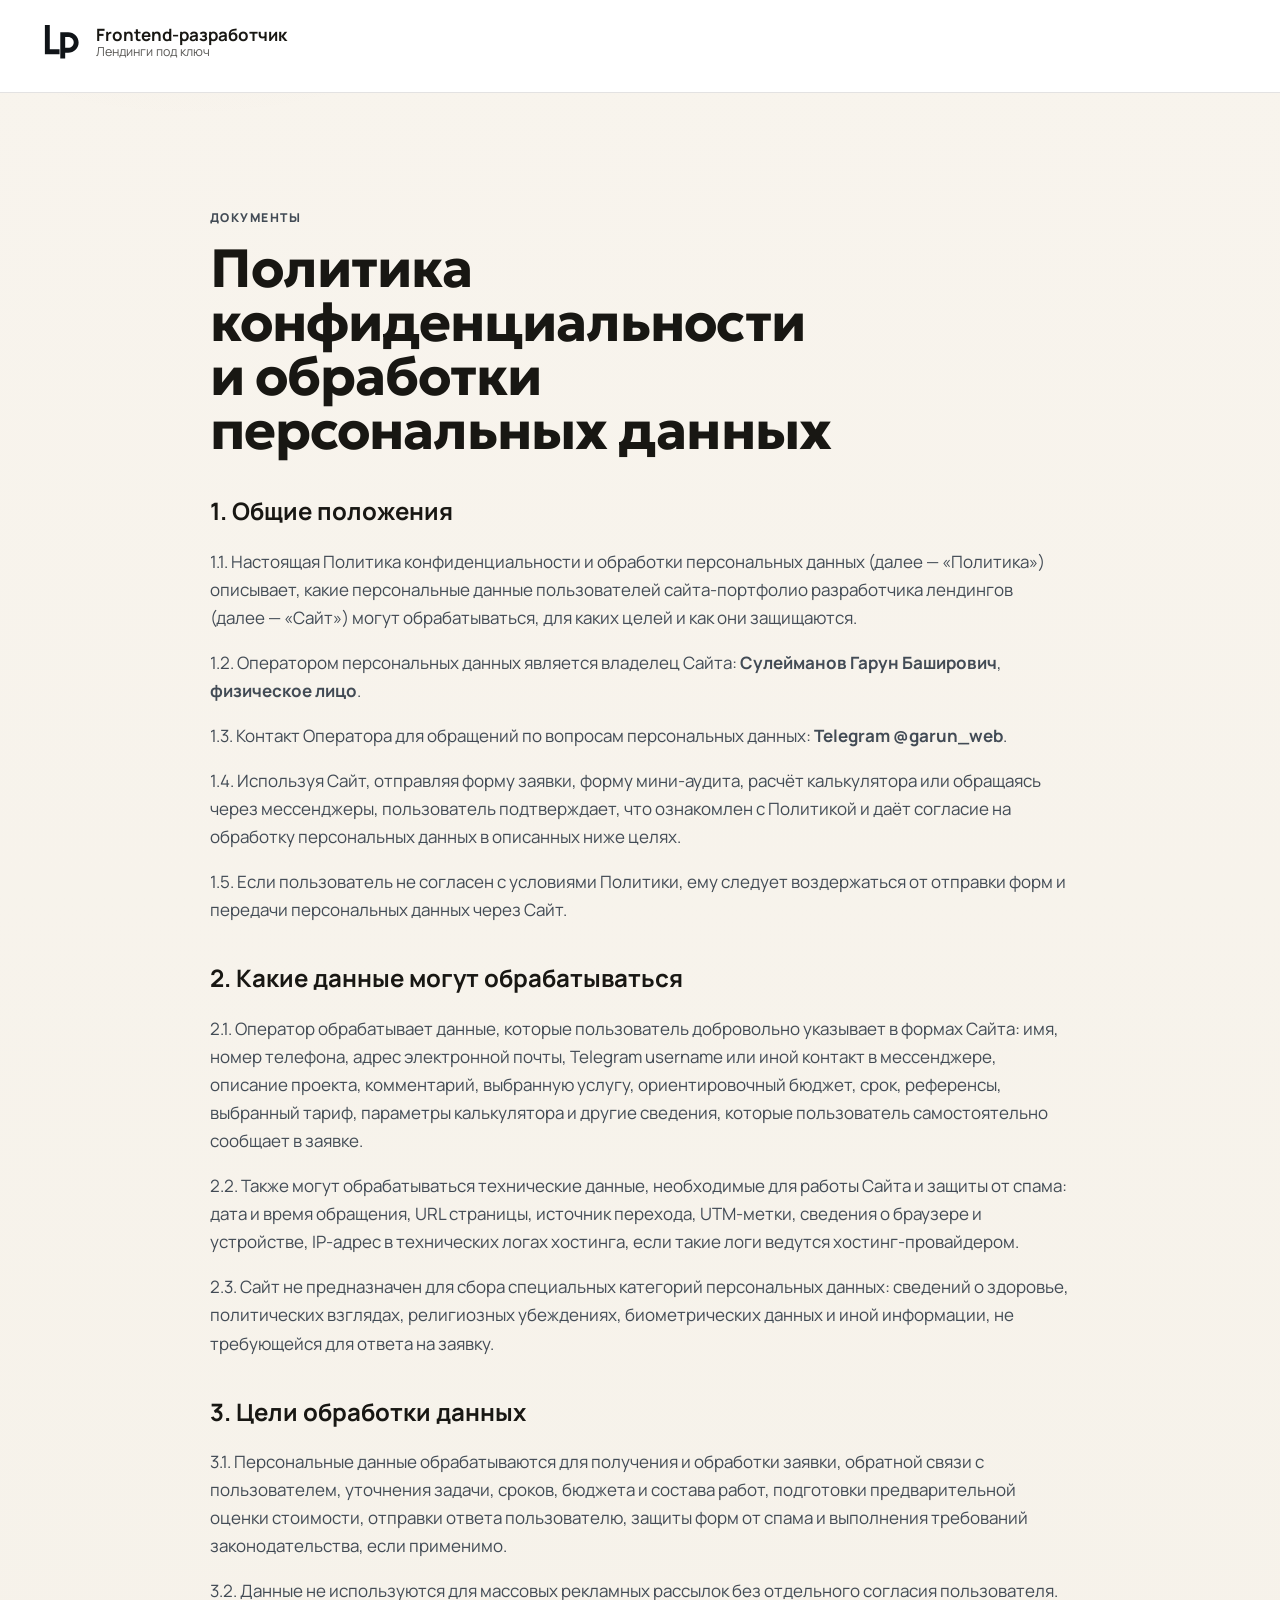
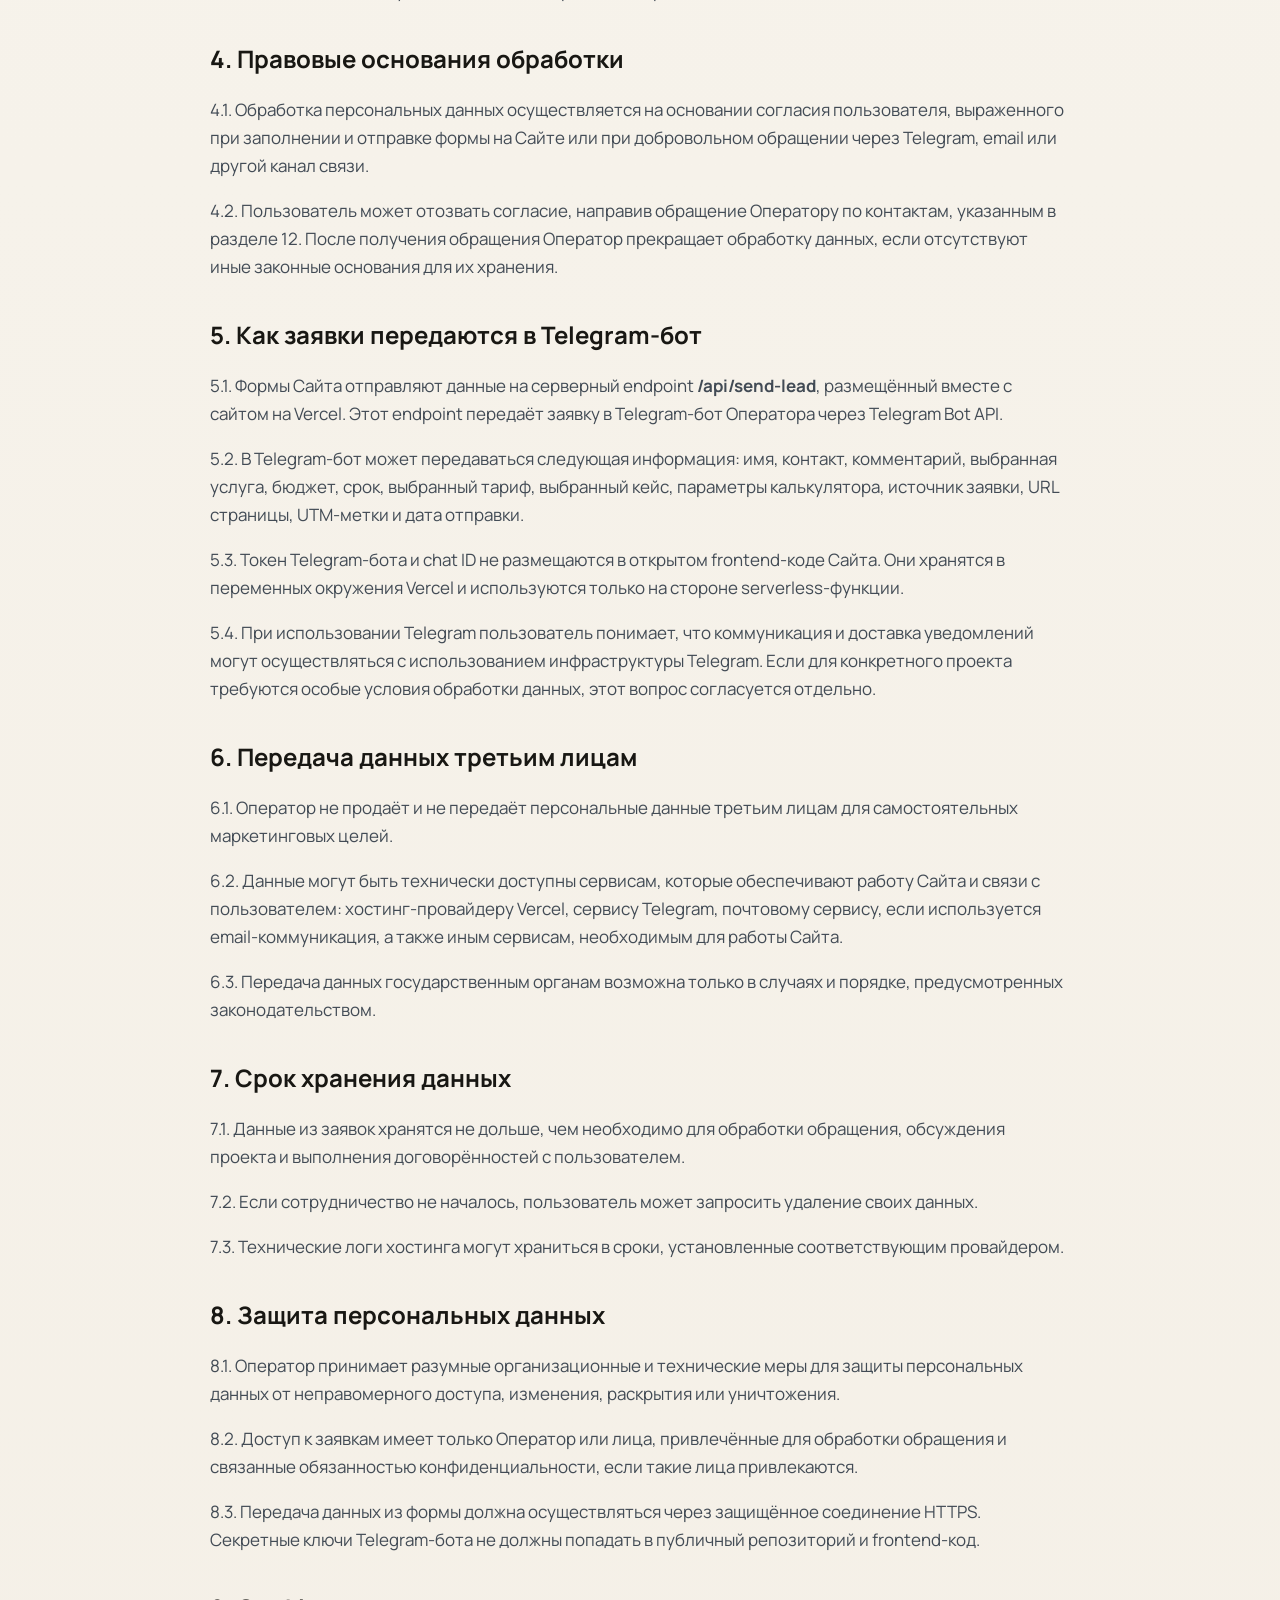
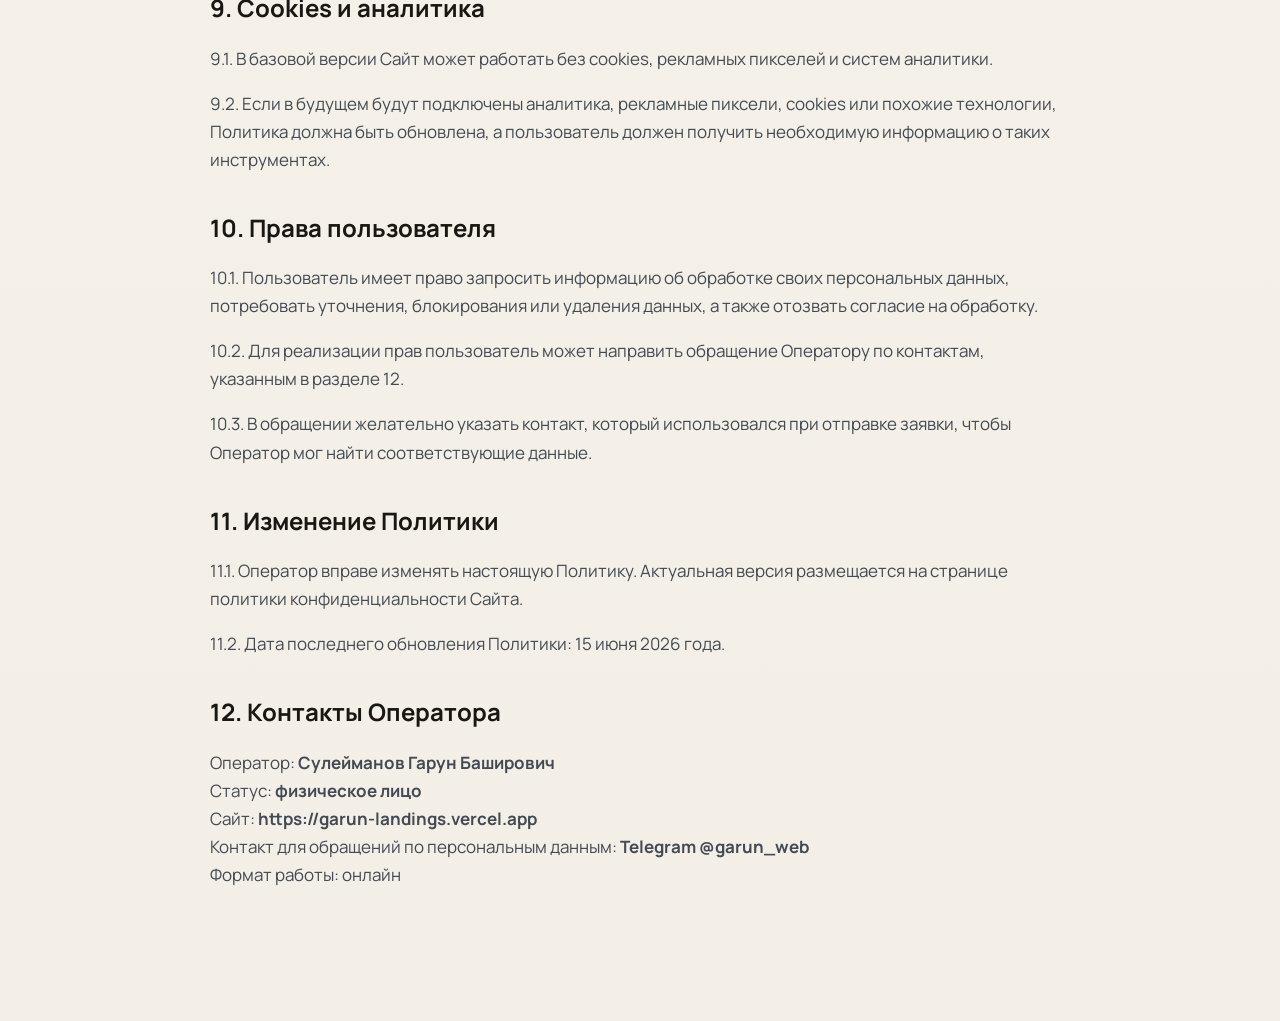
<file: privacy.html>
<!doctype html>
<html lang="ru">
	<head>
		<meta charset="utf-8" />
		<meta name="viewport" content="width=device-width, initial-scale=1" />
		<title>Политика конфиденциальности | Frontend-разработчик лендингов</title>
		<meta
			name="description"
			content="Политика конфиденциальности и обработки персональных данных для сайта-портфолио разработчика лендингов."
		/>
		<link rel="icon" type="image/svg+xml" href="assets/favicon.svg" />
		<link
			rel="icon"
			type="image/png"
			sizes="32x32"
			href="assets/favicon-32x32.png"
		/>
		<link
			rel="icon"
			type="image/png"
			sizes="16x16"
			href="assets/favicon-16x16.png"
		/>
		<link rel="apple-touch-icon" href="assets/apple-touch-icon.png" />
		<link rel="preconnect" href="https://fonts.googleapis.com" />
		<link rel="preconnect" href="https://fonts.gstatic.com" crossorigin />
		<link
			href="https://fonts.googleapis.com/css2?family=Geologica:wght@700;800;900&family=Manrope:wght@400;500;600;700;800&display=swap"
			rel="stylesheet"
		/>
		<link rel="stylesheet" href="css/style.css?v=20260706-about-cta" />
	</head>
	<body class="privacy-page">
		<header class="privacy-header">
			<div class="container">
				<a class="brand" href="index.html">
					<img
						class="brand__logo"
						src="assets/logo-mark.svg"
						alt=""
						width="44"
						height="44"
					/>
					<span
						><strong>Frontend-разработчик</strong
						><small>Лендинги под ключ</small></span
					>
				</a>
			</div>
		</header>
		<main class="section">
			<article class="container privacy-content">
				<p class="section-kicker">Документы</p>
				<h1>Политика конфиденциальности и обработки персональных данных</h1>

				<h2>1. Общие положения</h2>
				<p>
					1.1. Настоящая Политика конфиденциальности и обработки персональных
					данных (далее — «Политика») описывает, какие персональные данные
					пользователей сайта-портфолио разработчика лендингов (далее — «Сайт»)
					могут обрабатываться, для каких целей и как они защищаются.
				</p>
				<p>
					1.2. Оператором персональных данных является владелец Сайта:
					<strong>Сулейманов Гарун Баширович</strong>,
					<strong>физическое лицо</strong>.
				</p>
				<p>
					1.3. Контакт Оператора для обращений по вопросам персональных данных:
					<strong>Telegram @garun_web</strong>.
				</p>
				<p>
					1.4. Используя Сайт, отправляя форму заявки, форму мини-аудита, расчёт
					калькулятора или обращаясь через мессенджеры, пользователь
					подтверждает, что ознакомлен с Политикой и даёт согласие на обработку
					персональных данных в описанных ниже целях.
				</p>
				<p>
					1.5. Если пользователь не согласен с условиями Политики, ему следует
					воздержаться от отправки форм и передачи персональных данных через
					Сайт.
				</p>

				<h2>2. Какие данные могут обрабатываться</h2>
				<p>
					2.1. Оператор обрабатывает данные, которые пользователь добровольно
					указывает в формах Сайта: имя, номер телефона, адрес электронной
					почты, Telegram username или иной контакт в мессенджере, описание
					проекта, комментарий, выбранную услугу, ориентировочный бюджет, срок,
					референсы, выбранный тариф, параметры калькулятора и другие сведения,
					которые пользователь самостоятельно сообщает в заявке.
				</p>
				<p>
					2.2. Также могут обрабатываться технические данные, необходимые для
					работы Сайта и защиты от спама: дата и время обращения, URL страницы,
					источник перехода, UTM-метки, сведения о браузере и устройстве,
					IP-адрес в технических логах хостинга, если такие логи ведутся
					хостинг-провайдером.
				</p>
				<p>
					2.3. Сайт не предназначен для сбора специальных категорий персональных
					данных: сведений о здоровье, политических взглядах, религиозных
					убеждениях, биометрических данных и иной информации, не требующейся
					для ответа на заявку.
				</p>

				<h2>3. Цели обработки данных</h2>
				<p>
					3.1. Персональные данные обрабатываются для получения и обработки
					заявки, обратной связи с пользователем, уточнения задачи, сроков,
					бюджета и состава работ, подготовки предварительной оценки стоимости,
					отправки ответа пользователю, защиты форм от спама и выполнения
					требований законодательства, если применимо.
				</p>
				<p>
					3.2. Данные не используются для массовых рекламных рассылок без
					отдельного согласия пользователя.
				</p>

				<h2>4. Правовые основания обработки</h2>
				<p>
					4.1. Обработка персональных данных осуществляется на основании
					согласия пользователя, выраженного при заполнении и отправке формы на
					Сайте или при добровольном обращении через Telegram, email или другой
					канал связи.
				</p>
				<p>
					4.2. Пользователь может отозвать согласие, направив обращение
					Оператору по контактам, указанным в разделе 12. После получения
					обращения Оператор прекращает обработку данных, если отсутствуют иные
					законные основания для их хранения.
				</p>

				<h2>5. Как заявки передаются в Telegram-бот</h2>
				<p>
					5.1. Формы Сайта отправляют данные на серверный endpoint
					<strong>/api/send-lead</strong>, размещённый вместе с сайтом на
					Vercel. Этот endpoint передаёт заявку в Telegram-бот Оператора через
					Telegram Bot API.
				</p>
				<p>
					5.2. В Telegram-бот может передаваться следующая информация: имя,
					контакт, комментарий, выбранная услуга, бюджет, срок, выбранный тариф,
					выбранный кейс, параметры калькулятора, источник заявки, URL страницы,
					UTM-метки и дата отправки.
				</p>
				<p>
					5.3. Токен Telegram-бота и chat ID не размещаются в открытом
					frontend-коде Сайта. Они хранятся в переменных окружения Vercel и
					используются только на стороне serverless-функции.
				</p>
				<p>
					5.4. При использовании Telegram пользователь понимает, что
					коммуникация и доставка уведомлений могут осуществляться с
					использованием инфраструктуры Telegram. Если для конкретного проекта
					требуются особые условия обработки данных, этот вопрос согласуется
					отдельно.
				</p>

				<h2>6. Передача данных третьим лицам</h2>
				<p>
					6.1. Оператор не продаёт и не передаёт персональные данные третьим
					лицам для самостоятельных маркетинговых целей.
				</p>
				<p>
					6.2. Данные могут быть технически доступны сервисам, которые
					обеспечивают работу Сайта и связи с пользователем: хостинг-провайдеру
					Vercel, сервису Telegram, почтовому сервису, если используется
					email-коммуникация, а также иным сервисам, необходимым для работы
					Сайта.
				</p>
				<p>
					6.3. Передача данных государственным органам возможна только в случаях
					и порядке, предусмотренных законодательством.
				</p>

				<h2>7. Срок хранения данных</h2>
				<p>
					7.1. Данные из заявок хранятся не дольше, чем необходимо для обработки
					обращения, обсуждения проекта и выполнения договорённостей с
					пользователем.
				</p>
				<p>
					7.2. Если сотрудничество не началось, пользователь может запросить
					удаление своих данных.
				</p>
				<p>
					7.3. Технические логи хостинга могут храниться в сроки, установленные
					соответствующим провайдером.
				</p>

				<h2>8. Защита персональных данных</h2>
				<p>
					8.1. Оператор принимает разумные организационные и технические меры
					для защиты персональных данных от неправомерного доступа, изменения,
					раскрытия или уничтожения.
				</p>
				<p>
					8.2. Доступ к заявкам имеет только Оператор или лица, привлечённые для
					обработки обращения и связанные обязанностью конфиденциальности, если
					такие лица привлекаются.
				</p>
				<p>
					8.3. Передача данных из формы должна осуществляться через защищённое
					соединение HTTPS. Секретные ключи Telegram-бота не должны попадать в
					публичный репозиторий и frontend-код.
				</p>

				<h2>9. Cookies и аналитика</h2>
				<p>
					9.1. В базовой версии Сайт может работать без cookies, рекламных
					пикселей и систем аналитики.
				</p>
				<p>
					9.2. Если в будущем будут подключены аналитика, рекламные пиксели,
					cookies или похожие технологии, Политика должна быть обновлена, а
					пользователь должен получить необходимую информацию о таких
					инструментах.
				</p>

				<h2>10. Права пользователя</h2>
				<p>
					10.1. Пользователь имеет право запросить информацию об обработке своих
					персональных данных, потребовать уточнения, блокирования или удаления
					данных, а также отозвать согласие на обработку.
				</p>
				<p>
					10.2. Для реализации прав пользователь может направить обращение
					Оператору по контактам, указанным в разделе 12.
				</p>
				<p>
					10.3. В обращении желательно указать контакт, который использовался
					при отправке заявки, чтобы Оператор мог найти соответствующие данные.
				</p>

				<h2>11. Изменение Политики</h2>
				<p>
					11.1. Оператор вправе изменять настоящую Политику. Актуальная версия
					размещается на странице политики конфиденциальности Сайта.
				</p>
				<p>11.2. Дата последнего обновления Политики: 15 июня 2026 года.</p>

				<h2>12. Контакты Оператора</h2>
				<p>
					Оператор: <strong>Сулейманов Гарун Баширович</strong><br />Статус:
					<strong>физическое лицо</strong><br />Сайт:
					<strong>https://garun-landings.vercel.app</strong><br />Контакт для
					обращений по персональным данным: <strong>Telegram @garun_web</strong
					><br />Формат работы: онлайн
				</p>
			</article>
		</main>
	</body>
</html>
</file>
<file: css/style.css>
:root {
	--bg: #f7f5f1;
	--bg-soft: #ece8df;
	--ink: #101418;
	--muted: #626c76;
	--line: rgba(16, 20, 24, 0.13);
	--dark: #101418;
	--dark-2: #1a2026;
	--light: #fffaf0;
	--accent: #2b61d6;
	--accent-2: #b76b3a;
	--accent-soft: #f3dfc9;
	--ok: #1f8a5b;
	--error: #b42318;
	--radius: 8px;
	--shadow: 0 22px 70px rgba(16, 20, 24, 0.14);
	--container: 1180px;
	--header: 76px;
	--font-body: Manrope, Inter, ui-sans-serif, system-ui, -apple-system,
		BlinkMacSystemFont, 'Segoe UI', sans-serif;
	--font-display: Geologica, Manrope, Inter, ui-sans-serif, system-ui,
		-apple-system, BlinkMacSystemFont, 'Segoe UI', sans-serif;
	font-family:
		var(--font-body);
}

* {
	box-sizing: border-box;
}

html {
	scroll-behavior: smooth;
	scroll-padding-top: calc(var(--header) + 24px);
}

body {
	margin: 0;
	color: var(--ink);
	background: var(--bg);
	font-size: 16px;
	line-height: 1.6;
	text-rendering: optimizeLegibility;
}

body.modal-open,
body.menu-open {
	overflow: hidden;
}

img {
	display: block;
	max-width: 100%;
}

a {
	color: inherit;
	text-decoration: none;
}

button,
input,
textarea,
select {
	font: inherit;
}

button {
	color: inherit;
}

:focus-visible {
	outline: 3px solid rgba(43, 97, 214, 0.55);
	outline-offset: 3px;
}

.skip-link {
	position: fixed;
	left: 16px;
	top: 12px;
	z-index: 1000;
	padding: 10px 14px;
	color: #fff;
	background: var(--accent);
	border-radius: var(--radius);
	transform: translateY(-140%);
}

.skip-link:focus {
	transform: translateY(0);
}

.container {
	width: min(100% - 40px, var(--container));
	margin-inline: auto;
}

.section {
	padding: 96px 0;
}

.section--muted {
	background: var(--bg-soft);
}

.section--dark {
	color: #fff;
	background:
		radial-gradient(
			circle at 90% 15%,
			rgba(183, 107, 58, 0.22),
			transparent 30%
		),
		linear-gradient(135deg, var(--dark), var(--dark-2));
}

.section-head {
	max-width: 760px;
	margin-bottom: 36px;
}

.section-head--row {
	display: flex;
	max-width: none;
	align-items: end;
	justify-content: space-between;
	gap: 32px;
}

.section-head h2,
.split h2,
.about h2,
.calc-layout h2,
.compare h2,
.mini-audit h2,
.faq-layout h2,
.lead-layout h2,
.final-cta h2,
.privacy-content h1 {
	margin: 0 0 18px;
	max-width: 860px;
	font-size: clamp(2rem, 5vw, 4.75rem);
	line-height: 0.98;
	letter-spacing: 0;
}

.section-head p,
.split p,
.about p,
.calc-layout p,
.compare p,
.mini-audit p,
.faq-layout p,
.lead-layout p,
.final-cta p {
	margin: 0 0 20px;
	max-width: 720px;
	color: var(--muted);
	font-size: 1.08rem;
}

.section--dark .section-head p,
.section--dark .split p,
.section--dark .section-kicker,
.final-cta p {
	color: rgba(255, 255, 255, 0.74);
}

.section-kicker {
	margin: 0 0 14px;
	color: var(--accent-2);
	font-size: 0.82rem;
	font-weight: 800;
	letter-spacing: 0.08em;
	text-transform: uppercase;
}

.section-caption,
.microcopy {
	color: var(--muted);
	font-size: 0.95rem;
}

.btn {
	display: inline-flex;
	min-height: 48px;
	align-items: center;
	justify-content: center;
	gap: 8px;
	padding: 13px 20px;
	border: 1px solid transparent;
	border-radius: var(--radius);
	cursor: pointer;
	font-size: 0.98rem;
	font-weight: 800;
	line-height: 1.15;
	text-align: center;
	transition:
		transform 160ms ease,
		box-shadow 160ms ease,
		border-color 160ms ease,
		background 160ms ease;
}

.btn:hover {
	transform: translateY(-2px);
}

.btn:disabled {
	cursor: not-allowed;
	opacity: 0.55;
	transform: none;
}

.btn--primary {
	color: #fff;
	background: var(--accent);
	box-shadow: 0 15px 35px rgba(43, 97, 214, 0.22);
}

.btn--secondary {
	color: var(--ink);
	background: #fff;
	border-color: var(--line);
}

.btn--ghost {
	color: #fff;
	background: rgba(255, 255, 255, 0.08);
	border-color: rgba(255, 255, 255, 0.22);
}

.btn--light {
	color: var(--dark);
	background: var(--light);
}

.btn--secondary-dark {
	color: #fff;
	background: rgba(255, 255, 255, 0.08);
	border-color: rgba(255, 255, 255, 0.25);
}

.btn--small {
	min-height: 40px;
	padding: 10px 16px;
	font-size: 0.9rem;
}

.site-header {
	position: fixed;
	inset: 0 0 auto;
	z-index: 100;
	min-height: var(--header);
	color: #fff;
	transition:
		background 180ms ease,
		box-shadow 180ms ease,
		backdrop-filter 180ms ease;
}

.site-header.is-scrolled,
.site-header.menu-open {
	color: var(--ink);
	background: rgba(247, 245, 241, 0.86);
	border-bottom: 1px solid var(--line);
	box-shadow: 0 10px 35px rgba(16, 20, 24, 0.08);
	backdrop-filter: blur(18px);
}

.header__inner {
	display: flex;
	min-height: var(--header);
	align-items: center;
	justify-content: space-between;
	gap: 20px;
}

.brand {
	display: inline-flex;
	align-items: center;
	gap: 12px;
	min-width: max-content;
}

.brand__logo {
	display: block;
	width: 44px;
	height: 44px;
	flex: 0 0 44px;
}

.brand__mark {
	display: inline-grid;
	width: 42px;
	height: 42px;
	place-items: center;
	color: #fff;
	background: var(--ink);
	border-radius: var(--radius);
	font-weight: 900;
}

.brand strong,
.brand small {
	display: block;
	line-height: 1.15;
}

.brand small {
	color: currentColor;
	opacity: 0.72;
	font-size: 0.78rem;
}

.nav {
	display: flex;
	align-items: center;
	gap: 18px;
	margin-left: auto;
	font-size: 0.92rem;
	font-weight: 700;
}

.nav a {
	opacity: 0.78;
	transition:
		color 160ms ease,
		opacity 160ms ease;
}

.nav a:hover,
.nav a.is-active {
	color: var(--accent-2);
	opacity: 1;
}

.menu-toggle {
	position: relative;
	display: none;
	width: 44px;
	height: 44px;
	border: 1px solid rgba(255, 255, 255, 0.22);
	border-radius: var(--radius);
	background: rgba(255, 255, 255, 0.08);
	cursor: pointer;
}

.site-header.is-scrolled .menu-toggle,
.site-header.menu-open .menu-toggle {
	border-color: var(--line);
	background: #fff;
}

.menu-toggle span {
	display: none;
}

.menu-toggle::before,
.menu-toggle::after {
	content: '';
	position: absolute;
	left: calc(50% - 10px);
	top: calc(50% - 1px);
	width: 20px;
	height: 2px;
	background: currentColor;
	border-radius: 999px;
	transform-origin: center;
	transition: transform 160ms ease;
}

.menu-toggle::before {
	transform: translateY(-6px);
}

.menu-toggle::after {
	transform: translateY(6px);
}

.menu-toggle[aria-expanded='true']::before {
	transform: rotate(45deg);
}

.menu-toggle[aria-expanded='true']::after {
	transform: rotate(-45deg);
}

.mobile-menu {
	display: grid;
	gap: 18px;
	padding: 24px 20px 32px;
	color: var(--ink);
	background: var(--bg);
	border-top: 1px solid var(--line);
	box-shadow: 0 24px 70px rgba(16, 20, 24, 0.18);
	font-size: 1.18rem;
	font-weight: 800;
}

.mobile-menu[hidden] {
	display: none;
}

.hero {
	position: relative;
	min-height: 100svh;
	padding-top: calc(var(--header) + 48px);
	color: #fff;
	overflow: hidden;
	background:
		radial-gradient(
			circle at 82% 24%,
			rgba(183, 107, 58, 0.18),
			transparent 30%
		),
		linear-gradient(135deg, #101418 0%, #151a20 58%, #0d1116 100%);
}

.hero::before {
	content: '';
	position: absolute;
	inset: 0;
	z-index: 0;
	background:
		linear-gradient(90deg, rgba(16, 20, 24, 0.18), transparent 52%),
		linear-gradient(0deg, rgba(255, 255, 255, 0.04), transparent 48%);
	pointer-events: none;
}

.hero__grid {
	position: relative;
	z-index: 1;
	display: grid;
	min-height: calc(100svh - var(--header) - 48px);
	grid-template-columns: minmax(0, 0.98fr) minmax(420px, 0.92fr);
	align-items: center;
	gap: clamp(32px, 5vw, 72px);
}

.hero__content {
	position: relative;
	z-index: 2;
	max-width: 640px;
	padding-bottom: 42px;
}

.hero h1 {
	margin: 0 0 24px;
	font-size: clamp(2.85rem, 4.25vw, 4.45rem);
	line-height: 1.02;
	letter-spacing: 0;
	text-wrap: balance;
}

.hero__lead {
	max-width: 650px;
	margin: 0 0 14px;
	color: rgba(255, 255, 255, 0.86);
	font-size: clamp(1.08rem, 2vw, 1.42rem);
}

.hero__note {
	max-width: 620px;
	margin: 0 0 28px;
	color: rgba(255, 255, 255, 0.68);
}

.hero__actions {
	display: flex;
	flex-wrap: wrap;
	gap: 12px;
	margin-bottom: 12px;
}

.hero .microcopy {
	color: rgba(255, 255, 255, 0.64);
}

.badge-list {
	display: flex;
	flex-wrap: wrap;
	gap: 8px;
	padding: 0;
	margin: 24px 0 0;
	list-style: none;
}

.badge-list li,
.label {
	display: inline-flex;
	align-items: center;
	min-height: 32px;
	padding: 7px 10px;
	color: var(--light);
	background: rgba(255, 255, 255, 0.1);
	border: 1px solid rgba(255, 255, 255, 0.16);
	border-radius: 999px;
	font-size: 0.78rem;
	font-weight: 800;
}

.hero__media {
	position: relative;
	z-index: 1;
	display: flex;
	width: min(100%, 690px);
	min-height: min(82svh, 800px);
	align-items: flex-end;
	justify-content: flex-end;
	justify-self: end;
	align-self: end;
	overflow: visible;
}

.hero__media::before {
	content: none;
}

.hero__media::after {
	content: '';
	position: absolute;
	right: 2%;
	bottom: 2%;
	width: 72%;
	height: 22%;
	background: radial-gradient(
		circle at 50% 0%,
		rgba(16, 20, 24, 0.32),
		transparent 72%
	);
	filter: blur(28px);
	pointer-events: none;
}

.hero__media img {
	position: relative;
	z-index: 1;
	display: block;
	width: min(104%, 655px);
	height: auto;
	margin-left: auto;
	object-fit: contain;
	object-position: right bottom;
	transform: translateY(-240px);
	filter: drop-shadow(0 26px 54px rgba(0, 0, 0, 0.28));
}

.hero-card {
	display: none;
}

.hero-card strong,
.hero-card span {
	display: block;
}

.hero-card span {
	color: rgba(255, 255, 255, 0.7);
	font-size: 0.9rem;
}

.hero-card--top {
	right: 18px;
	top: 18px;
}

.hero-card--bottom {
	left: 18px;
	bottom: 18px;
}

.grid {
	display: grid;
	gap: 18px;
}

.grid--3 {
	grid-template-columns: repeat(3, minmax(0, 1fr));
}

.grid--4 {
	grid-template-columns: repeat(4, minmax(0, 1fr));
}

.info-card,
.service-card,
.proof-card,
.price-card {
	min-width: 0;
	padding: 24px;
	background: rgba(255, 255, 255, 0.72);
	border: 1px solid var(--line);
	border-radius: var(--radius);
	box-shadow: 0 12px 35px rgba(16, 20, 24, 0.06);
}

.section--dark .proof-card {
	background: rgba(255, 255, 255, 0.08);
	border-color: rgba(255, 255, 255, 0.16);
}

.info-card h3,
.service-card h3,
.proof-card h3,
.price-card h3 {
	margin: 0 0 10px;
	font-size: 1.25rem;
	line-height: 1.2;
}

.info-card p,
.proof-card p,
.price-card p {
	margin: 0;
	color: var(--muted);
}

.section--dark .proof-card p {
	color: rgba(255, 255, 255, 0.72);
}

.info-card .icon {
	display: inline-grid;
	width: 42px;
	height: 42px;
	margin-bottom: 18px;
	place-items: center;
	color: var(--accent-2);
	background: var(--accent-soft);
	border-radius: var(--radius);
	font-weight: 900;
}

.as-button {
	width: 100%;
	text-align: left;
	cursor: pointer;
}

.as-button:hover,
.service-card:hover,
.price-card:hover,
.case-card:hover {
	transform: translateY(-4px);
	box-shadow: var(--shadow);
}

.as-button,
.service-card,
.price-card,
.case-card {
	transition:
		transform 180ms ease,
		box-shadow 180ms ease;
}

.section-cta {
	margin-top: 28px;
}

.split,
.about,
.calc-layout,
.compare,
.mini-audit,
.faq-layout,
.lead-layout {
	display: grid;
	grid-template-columns: minmax(0, 0.85fr) minmax(0, 1.15fr);
	align-items: start;
	gap: 54px;
}

.about {
	grid-template-columns: minmax(260px, 0.48fr) minmax(0, 1.52fr);
	gap: clamp(30px, 4.2vw, 52px);
}

.task-list {
	display: grid;
	gap: 12px;
}

.task-list article {
	padding: 20px;
	background: rgba(255, 255, 255, 0.08);
	border: 1px solid rgba(255, 255, 255, 0.16);
	border-radius: var(--radius);
}

.task-list h3 {
	margin: 0 0 6px;
}

.task-list p {
	margin: 0;
	color: rgba(255, 255, 255, 0.72);
}

.profile-card {
	position: sticky;
	top: calc(var(--header) + 24px);
	width: min(100%, 330px);
	min-height: 500px;
	justify-self: end;
	overflow: hidden;
	background:
		linear-gradient(180deg, rgba(21, 26, 31, 0), rgba(21, 26, 31, 0.18)),
		url('../hero-img/hero-img.png') 64% 42% / cover no-repeat,
		#151a1f;
	border: 1px solid var(--line);
	border-radius: var(--radius);
	box-shadow: var(--shadow);
}

.about-content {
	display: grid;
	align-content: start;
	gap: 14px;
}

.about-content .section-kicker {
	margin-bottom: 0;
}

.about-copy-card {
	position: relative;
	display: grid;
	gap: 20px;
	overflow: hidden;
	padding: clamp(24px, 3.2vw, 36px);
	background:
		linear-gradient(135deg, rgba(255, 255, 255, 0.98), rgba(250, 245, 235, 0.94)),
		#fff;
	border: 1px solid var(--line);
	border-radius: var(--radius);
	box-shadow: var(--shadow);
}

.about-copy-card::before {
	content: '';
	position: absolute;
	inset: 0 auto 0 0;
	width: 6px;
	background: linear-gradient(180deg, var(--mint), rgba(32, 174, 137, 0));
}

.about-copy-card__head {
	display: grid;
	gap: 12px;
	max-width: 760px;
}

.about-copy-card__head span {
	width: max-content;
	max-width: 100%;
	padding: 8px 12px;
	color: #2f6b5c;
	background: #eaf8f2;
	border: 1px solid #cfeee3;
	border-radius: 999px;
	font-size: 0.82rem;
	font-weight: 850;
	line-height: 1;
}

.about-copy-card h2 {
	margin-bottom: 0;
	font-size: clamp(2rem, 3.05vw, 3.15rem);
	line-height: 1.04;
}

.about-copy-card__body {
	display: grid;
	grid-template-columns: repeat(2, minmax(0, 1fr));
	gap: 12px;
	padding-top: 2px;
}

.about-copy-card__body p {
	margin: 0;
	padding: 16px;
	color: #5c5650;
	background: rgba(255, 253, 248, 0.82);
	border: 1px solid rgba(224, 214, 197, 0.72);
	border-radius: var(--radius-sm);
	line-height: 1.65;
}

.about-facts {
	display: grid;
	grid-template-columns: repeat(5, minmax(0, 1fr));
	gap: 10px;
}

.about-facts span {
	position: relative;
	min-height: 96px;
	padding: 16px 12px 14px;
	background: rgba(255, 255, 255, 0.72);
	border: 1px solid var(--line);
	border-radius: var(--radius-sm);
	box-shadow: 0 10px 24px rgb(19 23 28 / 0.045);
	font-weight: 800;
	line-height: 1.3;
}

.about-facts span::before {
	content: '';
	display: block;
	width: 9px;
	height: 9px;
	margin-bottom: 12px;
	background: var(--mint);
	border: 2px solid #d6f4ea;
	border-radius: 50%;
}

.about-content .btn {
	justify-self: start;
}

.about-content .btn[data-cta='about_mini_audit'] {
	position: relative;
	padding-right: 46px;
	color: #fff;
	background: var(--ink);
	border-color: var(--ink);
	box-shadow: 0 18px 42px rgba(24, 23, 19, 0.18);
}

.about-content .btn[data-cta='about_mini_audit']::after {
	content: '';
	position: absolute;
	right: 20px;
	width: 8px;
	height: 8px;
	border-top: 2px solid currentColor;
	border-right: 2px solid currentColor;
	transform: rotate(45deg);
}

.about-content .btn[data-cta='about_mini_audit']:hover {
	background: #2a2822;
	border-color: #2a2822;
	box-shadow: 0 22px 48px rgba(24, 23, 19, 0.24);
}

.check-list {
	display: grid;
	gap: 12px;
	padding: 0;
	margin: 0;
	list-style: none;
}

.check-list li {
	position: relative;
	padding-left: 28px;
}

.check-list li::before {
	content: '';
	position: absolute;
	left: 0;
	top: 0.42em;
	width: 14px;
	height: 14px;
	background: var(--ok);
	border-radius: 50%;
	box-shadow: inset 0 0 0 4px #d9f4e8;
}

.check-list--inline {
	grid-template-columns: repeat(2, minmax(0, 1fr));
	margin: 24px 0;
}

.service-card {
	display: flex;
	min-height: 100%;
	flex-direction: column;
}

.service-card ul {
	display: grid;
	gap: 9px;
	padding-left: 18px;
	margin: 0 0 22px;
	color: var(--muted);
}

.service-card .btn {
	margin-top: auto;
}

.service-card.featured {
	border-color: rgba(183, 107, 58, 0.55);
	background: #fffaf4;
}

.service-card .label,
.price-card .label {
	width: fit-content;
	margin-bottom: 16px;
	color: var(--accent-2);
	background: var(--accent-soft);
	border-color: rgba(183, 107, 58, 0.24);
}

.business-result,
.honest-note {
	display: flex;
	gap: 10px;
	align-items: baseline;
	padding: 22px 24px;
	margin-top: 24px;
	background: #fff;
	border: 1px solid var(--line);
	border-radius: var(--radius);
	box-shadow: 0 12px 35px rgba(16, 20, 24, 0.06);
}

.honest-note {
	color: #231f1a;
	background: #fffaf2;
	border-color: rgba(255, 255, 255, 0.38);
}

.cases-grid {
	display: grid;
	grid-template-columns: repeat(2, minmax(0, 1fr));
	gap: 22px;
	margin-top: 28px;
}

.case-card {
	overflow: hidden;
	background: #fff;
	border: 1px solid var(--line);
	border-radius: var(--radius);
	box-shadow: 0 15px 40px rgba(16, 20, 24, 0.08);
}

.case-card__image {
	aspect-ratio: 16 / 9.2;
	overflow: hidden;
	background: #e7e2d9;
}

.case-card__image img {
	width: 100%;
	height: 100%;
	object-fit: cover;
	object-position: top center;
}

.case-card__body {
	padding: 22px;
}

.case-card__body h3 {
	margin: 10px 0 10px;
	font-size: 1.35rem;
	line-height: 1.2;
}

.case-card__body p {
	margin: 0 0 14px;
	color: var(--muted);
}

.case-card__features {
	display: flex;
	flex-wrap: wrap;
	gap: 8px;
	padding: 0;
	margin: 0 0 18px;
	list-style: none;
}

.case-card__features li {
	padding: 6px 9px;
	background: var(--bg-soft);
	border-radius: 999px;
	color: #48515a;
	font-size: 0.78rem;
	font-weight: 800;
}

.case-card__actions {
	display: flex;
	flex-wrap: wrap;
	gap: 10px;
}

.pricing-grid {
	display: grid;
	grid-template-columns: repeat(3, minmax(0, 1fr));
	gap: 20px;
}

.price-card {
	display: flex;
	flex-direction: column;
	gap: 14px;
	height: 100%;
}

.price-card__topline {
	display: flex;
	align-items: flex-start;
	justify-content: space-between;
	gap: 12px;
}

.price-card__topline h3 {
	margin-bottom: 0;
}

.price-card__topline .label {
	flex: 0 0 auto;
	margin-bottom: 0;
}

.price-card .btn {
	align-self: end;
	width: 100%;
	margin-top: auto;
}

.price-card strong {
	display: block;
	font-size: 2rem;
	line-height: 1;
}

.price-card > span:not(.label) {
	color: var(--muted);
	font-size: 0.92rem;
}

.price-card--featured {
	background: #101418;
	color: #fff;
	border-color: transparent;
	transform: translateY(-10px);
}

.price-card--featured p,
.price-card--featured > span:not(.label) {
	color: rgba(255, 255, 255, 0.7);
}

.price-card--featured .btn--primary {
	color: var(--ink);
	background: var(--light);
	border-color: rgba(255, 255, 255, 0.42);
	box-shadow: 0 18px 44px rgba(255, 250, 240, 0.2);
}

.price-card--featured .btn--primary:hover {
	background: #fff;
}

.not-included {
	padding: 18px 20px;
	margin-top: 20px;
	background: rgba(255, 255, 255, 0.72);
	border: 1px solid var(--line);
	border-radius: var(--radius);
}

.not-included summary {
	cursor: pointer;
	font-weight: 900;
}

.calculator {
	display: grid;
	gap: 18px;
	padding: 24px;
	background: #fff;
	border: 1px solid var(--line);
	border-radius: var(--radius);
	box-shadow: var(--shadow);
}

.calc-progress {
	display: grid;
	gap: 10px;
	font-weight: 900;
}

.progress-bar {
	height: 9px;
	overflow: hidden;
	background: var(--bg-soft);
	border-radius: 999px;
}

.progress-bar span {
	display: block;
	width: 14.28%;
	height: 100%;
	background: var(--accent);
	border-radius: inherit;
	transition: width 220ms ease;
}

.calc-step h3 {
	margin: 0 0 18px;
	font-size: 1.45rem;
	line-height: 1.2;
}

.option-grid {
	display: grid;
	grid-template-columns: repeat(2, minmax(0, 1fr));
	gap: 12px;
}

.option-card {
	display: flex;
	min-height: 74px;
	align-items: center;
	gap: 12px;
	padding: 15px;
	border: 1px solid var(--line);
	border-radius: var(--radius);
	cursor: pointer;
	font-weight: 800;
}

.option-card input {
	width: 18px;
	height: 18px;
	accent-color: var(--accent);
}

.option-card:has(input:checked) {
	border-color: var(--accent);
	background: #eef3ff;
}

.calc-actions {
	display: flex;
	justify-content: space-between;
	gap: 12px;
}

.calc-summary {
	display: grid;
	gap: 8px;
	padding: 16px;
	background: var(--bg-soft);
	border-radius: var(--radius);
	color: #48515a;
	font-size: 0.92rem;
}

.calc-result {
	display: grid;
	gap: 14px;
}

.calc-result strong {
	font-size: 2.1rem;
	line-height: 1.1;
}

.contact-grid {
	display: grid;
	gap: 12px;
}

.included-grid {
	display: grid;
	grid-template-columns: repeat(2, minmax(0, 1fr));
	gap: 30px;
}

.audience-needs {
	margin-top: 22px;
}

.audience-needs > div {
	padding: 24px;
	background: #fff;
	border: 1px solid var(--line);
	border-radius: var(--radius);
	box-shadow: var(--shadow);
}

.audience-needs h3 {
	margin: 0 0 14px;
	font-size: 1.15rem;
}

.channel-list {
	display: flex;
	flex-wrap: wrap;
	gap: 10px;
}

.channel-list span {
	display: inline-flex;
	align-items: center;
	min-height: 42px;
	padding: 10px 14px;
	color: var(--ink);
	background: #fff;
	border: 1px solid var(--line);
	border-radius: 999px;
	font-weight: 800;
	box-shadow: 0 10px 24px rgb(19 23 28 / 0.06);
}

.timeline {
	display: grid;
	grid-template-columns: repeat(2, minmax(0, 1fr));
	gap: 16px;
	padding: 0;
	margin: 0;
	list-style: none;
	counter-reset: steps;
}

.timeline li {
	position: relative;
	min-height: 132px;
	padding: 24px 24px 24px 76px;
	background: #fff;
	border: 1px solid var(--line);
	border-radius: var(--radius);
	counter-increment: steps;
}

.timeline li::before {
	content: counter(steps, decimal-leading-zero);
	position: absolute;
	left: 22px;
	top: 24px;
	color: var(--accent-2);
	font-weight: 900;
}

.timeline strong,
.timeline span {
	display: block;
}

.timeline span {
	margin-top: 8px;
	color: var(--muted);
}

.compare-table {
	display: grid;
	overflow: hidden;
	background: #fff;
	border: 1px solid var(--line);
	border-radius: var(--radius);
	box-shadow: var(--shadow);
}

.compare-table > div {
	display: grid;
	grid-template-columns: 0.7fr 1.3fr;
	border-bottom: 1px solid var(--line);
}

.compare-table > div:last-child {
	border-bottom: 0;
}

.compare-table span,
.compare-table strong {
	padding: 18px;
}

.compare-table span:first-child,
.compare-table strong:first-child {
	background: var(--bg-soft);
	font-weight: 900;
}

.muted-text {
	color: var(--muted);
}

.mini-audit {
	align-items: center;
}

.form {
	display: grid;
	gap: 14px;
	padding: 24px;
	background: #fff;
	border: 1px solid var(--line);
	border-radius: var(--radius);
	box-shadow: var(--shadow);
}

.form label {
	display: grid;
	gap: 7px;
	color: #303943;
	font-weight: 800;
}

.form input,
.form textarea,
.form select,
.contact-grid input,
.contact-grid textarea {
	width: 100%;
	min-height: 46px;
	padding: 12px 13px;
	color: var(--ink);
	background: #fbfaf7;
	border: 1px solid var(--line);
	border-radius: var(--radius);
}

.form textarea,
.contact-grid textarea {
	resize: vertical;
}

.form .checkbox {
	display: flex;
	align-items: flex-start;
	gap: 10px;
	font-weight: 600;
	line-height: 1.45;
}

.form .checkbox input,
.contact-grid .checkbox input {
	width: 18px;
	min-width: 18px;
	height: 18px;
	min-height: 18px;
	margin-top: 2px;
	padding: 0;
	accent-color: var(--accent);
}

.contact-grid .checkbox {
	display: flex;
	align-items: flex-start;
	gap: 10px;
	font-weight: 600;
	line-height: 1.45;
}

.contact-grid__wide {
	grid-column: 1 / -1;
}

.form .checkbox a,
.contact-grid .checkbox a {
	color: var(--accent);
	text-decoration: underline;
	text-underline-offset: 3px;
}

.form a {
	color: var(--accent);
	text-decoration: underline;
	text-underline-offset: 3px;
}

.hp-field {
	position: absolute;
	left: 0;
	top: 0;
	width: 1px;
	height: 1px;
	padding: 0;
	border: 0;
	clip: rect(0 0 0 0);
	clip-path: inset(50%);
	overflow: hidden;
	white-space: nowrap;
}

.field-error,
.form-status {
	min-height: 1.4em;
	margin: 0;
	font-weight: 800;
}

.field-error,
.form-status.is-error {
	color: var(--error);
}

.form-status.is-success {
	color: var(--ok);
}

.faq-layout {
	grid-template-columns: minmax(0, 0.65fr) minmax(0, 1.35fr);
}

.faq {
	display: grid;
	gap: 10px;
}

.faq-item {
	overflow: hidden;
	background: #fff;
	border: 1px solid var(--line);
	border-radius: var(--radius);
}

.faq-item button {
	display: flex;
	width: 100%;
	min-height: 62px;
	align-items: center;
	justify-content: space-between;
	padding: 18px 20px;
	border: 0;
	background: transparent;
	cursor: pointer;
	font-weight: 900;
	text-align: left;
}

.faq-item button::after {
	content: '';
	width: 10px;
	height: 10px;
	border-right: 2px solid currentColor;
	border-bottom: 2px solid currentColor;
	transform: rotate(45deg);
	transition: transform 160ms ease;
}

.faq-item button[aria-expanded='true']::after {
	transform: rotate(225deg);
}

.faq-item div {
	display: none;
	padding: 0 20px 18px;
	color: var(--muted);
}

.faq-item button[aria-expanded='true'] + div {
	display: block;
}

.faq-item p {
	margin: 0;
}

.final-cta {
	color: #fff;
	background:
		linear-gradient(135deg, rgba(43, 97, 214, 0.92), rgba(16, 20, 24, 0.96)),
		var(--accent);
}

.final-cta__inner {
	display: grid;
	grid-template-columns: minmax(0, 1fr) auto;
	gap: 32px;
	align-items: center;
}

.final-cta__actions {
	display: grid;
	gap: 12px;
	min-width: 260px;
}

.lead-context {
	display: grid;
	gap: 8px;
	padding: 18px;
	margin-top: 22px;
	background: #fff;
	border: 1px solid var(--line);
	border-radius: var(--radius);
}

.lead-context span {
	color: var(--muted);
}

.footer {
	padding: 52px 0 82px;
	color: #fff;
	background: var(--dark);
}

.footer__grid {
	display: grid;
	grid-template-columns: 1.3fr 0.7fr 0.9fr 0.9fr;
	gap: 30px;
}

.footer p,
.footer span {
	color: rgba(255, 255, 255, 0.68);
}

.footer nav,
.footer address {
	display: grid;
	gap: 10px;
	font-style: normal;
}

.footer a:hover {
	color: var(--accent-soft);
}

.brand--footer .brand__mark {
	color: var(--dark);
	background: var(--light);
}

.sticky-mobile-cta {
	display: none;
	position: fixed;
	right: 16px;
	bottom: 16px;
	left: 16px;
	z-index: 90;
	min-height: 50px;
	align-items: center;
	justify-content: center;
	color: #fff;
	background: var(--accent);
	border-radius: var(--radius);
	box-shadow: 0 12px 35px rgba(43, 97, 214, 0.28);
	font-weight: 900;
	opacity: 0;
	pointer-events: none;
	transform: translateY(120%);
	transition:
		opacity 180ms ease,
		transform 180ms ease;
}

.sticky-mobile-cta.is-visible {
	opacity: 1;
	pointer-events: auto;
	transform: translateY(0);
}

.modal[hidden] {
	display: none;
}

.modal {
	position: fixed;
	inset: 0;
	z-index: 200;
	display: grid;
	place-items: center;
	padding: 24px;
}

.modal__backdrop {
	position: absolute;
	inset: 0;
	background: rgba(0, 0, 0, 0.62);
}

.modal__panel {
	position: relative;
	z-index: 1;
	width: min(100%, 1100px);
	max-height: min(860px, 90svh);
	overflow: auto;
	background: #fffaf2;
	border-radius: var(--radius);
	box-shadow: 0 35px 100px rgba(0, 0, 0, 0.35);
}

.modal__close {
	position: sticky;
	top: 14px;
	z-index: 2;
	display: grid;
	width: 44px;
	height: 44px;
	margin: 14px 14px -58px auto;
	place-items: center;
	border: 1px solid var(--line);
	border-radius: 50%;
	background: #fff;
	cursor: pointer;
}

.modal__close::before,
.modal__close::after {
	content: '';
	position: absolute;
	width: 18px;
	height: 2px;
	background: currentColor;
}

.modal__close::before {
	transform: rotate(45deg);
}

.modal__close::after {
	transform: rotate(-45deg);
}

.modal__case {
	display: grid;
	grid-template-columns: minmax(0, 0.9fr) minmax(360px, 1fr);
	align-items: start;
	gap: 28px;
	padding: 28px;
}

.modal__case-preview {
	position: sticky;
	top: 28px;
	align-self: start;
	height: fit-content;
	overflow: hidden;
	padding: 10px;
	background:
		linear-gradient(
			180deg,
			rgba(255, 253, 248, 0.9),
			rgba(236, 232, 223, 0.78)
		),
		var(--bg-soft);
	border: 1px solid rgba(24, 23, 19, 0.1);
	border-radius: calc(var(--radius) + 6px);
	box-shadow: 0 18px 52px rgba(44, 35, 24, 0.12);
}

.modal__case-preview img {
	display: block;
	width: 100%;
	height: auto;
	max-height: min(520px, 72svh);
	object-fit: contain;
	object-position: top center;
	background: #efe8dc;
	border: 1px solid rgba(24, 23, 19, 0.08);
	border-radius: var(--radius);
}

.modal__case-details {
	min-width: 0;
	padding: 6px 4px 4px;
}

.modal__case h2 {
	margin: 0 52px 10px 0;
	font-size: clamp(1.8rem, 4vw, 3.5rem);
	line-height: 1;
}

.modal__case h3 {
	margin: 20px 0 6px;
}

.modal__case p {
	margin: 0 0 10px;
	color: var(--muted);
}

.modal__actions {
	display: flex;
	flex-wrap: wrap;
	gap: 10px;
	margin-top: 22px;
}

.privacy-header {
	padding: 20px 0;
	background: #fff;
	border-bottom: 1px solid var(--line);
}

.privacy-content {
	max-width: 860px;
}

.privacy-content h1 {
	font-size: clamp(2.2rem, 6vw, 5rem);
}

.privacy-content h2 {
	margin: 34px 0 10px;
	font-size: 1.5rem;
}

.privacy-content p {
	color: #424b55;
}
/* 
.warning {
	padding: 18px;
	background: #fff;
	border: 1px solid rgba(183, 107, 58, 0.35);
	border-radius: var(--radius);
} */

@media (max-width: 1100px) {
	.nav,
	.header__cta {
		display: none;
	}

	.menu-toggle {
		display: block;
	}

	.grid--4 {
		grid-template-columns: repeat(2, minmax(0, 1fr));
	}

	.hero__grid {
		grid-template-columns: minmax(0, 1fr) minmax(340px, 0.82fr);
		gap: 24px;
	}

	.hero__media {
		width: min(100%, 590px);
		min-height: min(74svh, 680px);
	}

	.hero-card--top {
		display: none;
	}

	.hero h1 {
		font-size: clamp(2.75rem, 5vw, 3.7rem);
	}
}

@media (max-width: 860px) {
	:root {
		--header: 68px;
	}

	.container {
		width: min(100% - 28px, var(--container));
	}

	.section {
		padding: 72px 0;
	}

	.section-head--row,
	.split,
	.about,
	.calc-layout,
	.compare,
	.mini-audit,
	.faq-layout,
	.lead-layout,
	.final-cta__inner {
		grid-template-columns: 1fr;
	}

	.section-head--row {
		display: grid;
		gap: 20px;
		align-items: start;
	}

	.section-head--row .btn {
		width: 100%;
	}

	.grid--3,
	.grid--4,
	.cases-grid,
	.pricing-grid,
	.included-grid,
	.timeline,
	.footer__grid {
		grid-template-columns: 1fr;
	}

	.hero {
		min-height: auto;
		padding: calc(var(--header) + 34px) 0 72px;
	}

	.hero__grid {
		grid-template-columns: 1fr;
		min-height: auto;
	}

	.hero__media {
		display: none;
	}

	.hero__media::before {
		content: none;
	}

	.hero__media::after {
		width: 76%;
		height: 20%;
	}

	.hero__media img {
		width: 106%;
		max-width: none;
		aspect-ratio: auto;
		height: auto;
		object-position: center bottom;
		transform: translateY(-20px);
	}

	.hero__content {
		padding-bottom: 0;
	}

	.hero__actions,
	.case-card__actions,
	.modal__actions {
		align-items: stretch;
		flex-direction: column;
	}

	.hero__actions .btn,
	.case-card__actions .btn,
	.modal__actions .btn,
	.final-cta__actions .btn {
		width: 100%;
	}

	.check-list--inline {
		grid-template-columns: 1fr;
	}

	.profile-card {
		position: static;
		width: 100%;
		min-height: 420px;
		justify-self: stretch;
		background-position: 62% 36%;
	}

	.about-copy-card {
		padding: 24px;
	}

	.about-copy-card__body {
		grid-template-columns: 1fr;
	}

	.about-facts {
		grid-template-columns: repeat(2, minmax(0, 1fr));
	}

	.about-facts span {
		min-height: 74px;
	}

	.price-card--featured {
		transform: none;
	}

	.option-grid {
		grid-template-columns: 1fr;
	}

	.business-result,
	.honest-note {
		display: grid;
	}

	.compare-table > div {
		grid-template-columns: 1fr;
	}

	.modal {
		padding: 0;
	}

	.modal__panel {
		width: 100%;
		max-height: 100svh;
		min-height: 100svh;
		border-radius: 0;
	}

	.modal__case {
		grid-template-columns: 1fr;
		gap: 18px;
		padding: 20px;
	}

	.modal__case-preview {
		position: static;
		padding: 10px;
	}

	.modal__case > div:first-child {
		order: 2;
	}

	.modal__case > div:last-child {
		order: 1;
	}

	.modal__case img {
		height: auto;
		max-height: 280px;
		object-fit: contain;
		background: var(--bg-soft);
	}

	.modal__case-preview {
		padding: 8px;
	}

	.sticky-mobile-cta {
		display: none;
	}

	.footer {
		padding-bottom: 96px;
	}
}

@media (max-width: 560px) {
	body {
		font-size: 15px;
	}

	.hero h1,
	.section-head h2,
	.split h2,
	.about h2,
	.calc-layout h2,
	.compare h2,
	.mini-audit h2,
	.faq-layout h2,
	.lead-layout h2,
	.final-cta h2 {
		line-height: 1.02;
	}

	.brand__logo {
		width: 40px;
		height: 40px;
		flex-basis: 40px;
	}

	.brand strong {
		max-width: 130px;
		overflow: hidden;
		text-overflow: ellipsis;
		white-space: nowrap;
	}

	.brand small {
		display: none;
	}

	.info-card,
	.service-card,
	.proof-card,
	.price-card,
	.calculator,
	.form,
	.case-card__body {
		padding: 18px;
	}

	.hero__media {
		display: none;
	}

	.profile-card {
		min-height: 390px;
		background-position: 61% 34%;
	}

	.about-copy-card {
		padding: 20px;
	}

	.about-copy-card h2 {
		font-size: clamp(1.65rem, 7.4vw, 2.15rem);
	}

	.about-copy-card__head span {
		width: 100%;
		text-align: center;
	}

	.about-copy-card__body p {
		padding: 14px;
	}

	.about-facts {
		grid-template-columns: 1fr;
	}

	.about-facts span {
		min-height: auto;
		padding: 14px 14px 14px 36px;
	}

	.about-facts span::before {
		position: absolute;
		left: 16px;
		top: 19px;
		margin-bottom: 0;
	}

	.modal__case h2 {
		margin-right: 54px;
	}
}

@media (prefers-reduced-motion: reduce) {
	*,
	*::before,
	*::after {
		scroll-behavior: auto !important;
		transition-duration: 0.01ms !important;
		animation-duration: 0.01ms !important;
	}
}

/* Modern portfolio refresh: restrained editorial system, no heavy effects */
:root {
	--bg: #f6f2ea;
	--bg-soft: #ebe4d7;
	--surface: #fffdf8;
	--surface-2: #f8f4ec;
	--ink: #181713;
	--muted: #686158;
	--line: rgba(24, 23, 19, 0.12);
	--dark: #171511;
	--dark-2: #272119;
	--light: #fffaf0;
	--accent: #8a4f34;
	--accent-2: #416757;
	--accent-soft: #ead8c9;
	--ok: #237254;
	--error: #a33a2a;
	--radius: 20px;
	--radius-sm: 12px;
	--shadow: 0 24px 70px rgba(44, 35, 24, 0.1);
	--shadow-soft: 0 14px 36px rgba(44, 35, 24, 0.07);
	--container: 1200px;
}

body {
	font-family: var(--font-body);
	color: var(--ink);
	background:
		radial-gradient(
			circle at 15% -10%,
			rgba(138, 79, 52, 0.11),
			transparent 34rem
		),
		linear-gradient(180deg, #f8f4ed 0%, var(--bg) 42%, #f4efe6 100%);
	font-size: 17px;
	line-height: 1.65;
}

::selection {
	color: var(--surface);
	background: var(--accent);
}

:focus-visible {
	outline: 3px solid rgba(138, 79, 52, 0.38);
	outline-offset: 4px;
}

.container {
	width: min(100% - 48px, var(--container));
}

.section {
	padding: clamp(76px, 9vw, 128px) 0;
}

.section--muted {
	background:
		linear-gradient(
			180deg,
			rgba(255, 255, 255, 0.34),
			rgba(235, 228, 215, 0.78)
		),
		var(--bg-soft);
}

.section--dark {
	color: #fff;
	background:
		radial-gradient(
			circle at 90% 20%,
			rgba(138, 79, 52, 0.28),
			transparent 28rem
		),
		linear-gradient(135deg, var(--dark), var(--dark-2));
}

.section-head {
	max-width: 820px;
	margin-bottom: clamp(30px, 4vw, 54px);
}

.section-head h2,
.split h2,
.about h2,
.calc-layout h2,
.compare h2,
.mini-audit h2,
.faq-layout h2,
.lead-layout h2,
.final-cta h2,
.privacy-content h1 {
	margin-bottom: 20px;
	font-family: var(--font-display);
	font-size: clamp(1.9rem, 4.2vw, 4.15rem);
	line-height: 1;
	letter-spacing: -0.018em;
	text-wrap: balance;
}

.section-head p,
.split p,
.about p,
.calc-layout p,
.compare p,
.mini-audit p,
.faq-layout p,
.lead-layout p,
.final-cta p {
	color: var(--muted);
	font-size: clamp(1rem, 1.25vw, 1.16rem);
}

.section-kicker {
	color: var(--accent);
	font-size: 0.76rem;
	letter-spacing: 0.12em;
}

.btn {
	min-height: 50px;
	padding: 14px 20px;
	border-radius: 999px;
	font-weight: 850;
	letter-spacing: -0.01em;
	transition:
		transform 180ms ease,
		box-shadow 180ms ease,
		border-color 180ms ease,
		background 180ms ease,
		color 180ms ease;
}

.btn:hover {
	transform: translateY(-2px);
}

.btn--primary {
	color: #fff;
	background: var(--ink);
	box-shadow: 0 16px 34px rgba(24, 23, 19, 0.16);
}

.btn--primary:hover {
	background: var(--accent);
	box-shadow: 0 18px 38px rgba(138, 79, 52, 0.18);
}

.btn--secondary {
	color: var(--ink);
	background: var(--surface);
	border-color: var(--line);
	box-shadow: 0 10px 26px rgba(44, 35, 24, 0.05);
}

.btn--secondary:hover {
	border-color: rgba(24, 23, 19, 0.26);
}

.btn--ghost {
	color: var(--ink);
	background: transparent;
	border-color: rgba(24, 23, 19, 0.18);
}

.btn--light {
	color: var(--dark);
	background: var(--light);
}

.site-header {
	color: var(--ink);
	background: rgba(248, 244, 236, 0.76);
	border-bottom: 1px solid rgba(24, 23, 19, 0.07);
	backdrop-filter: blur(18px);
}

.site-header.is-scrolled,
.site-header.menu-open {
	color: var(--ink);
	background: rgba(248, 244, 236, 0.9);
	border-bottom-color: var(--line);
	box-shadow: 0 12px 42px rgba(24, 23, 19, 0.06);
}

.brand__mark {
	width: 44px;
	height: 44px;
	color: var(--surface);
	background: var(--ink);
	border-radius: 50%;
	letter-spacing: -0.06em;
}

.nav {
	gap: clamp(12px, 1.35vw, 22px);
	font-size: 0.88rem;
}

.nav a {
	opacity: 0.72;
}

.nav a:hover,
.nav a.is-active {
	color: var(--accent);
}

.menu-toggle {
	color: var(--ink);
	background: var(--surface);
	border-color: var(--line);
}

.hero {
	min-height: 100svh;
	padding-top: calc(var(--header) + clamp(36px, 5vw, 66px));
	color: var(--ink);
	background:
		linear-gradient(rgba(24, 23, 19, 0.045) 1px, transparent 1px),
		linear-gradient(90deg, rgba(24, 23, 19, 0.045) 1px, transparent 1px),
		radial-gradient(
			circle at 78% 20%,
			rgba(138, 79, 52, 0.12),
			transparent 27rem
		),
		linear-gradient(180deg, #fbf7ef 0%, #f5efe5 100%);
	background-size:
		72px 72px,
		72px 72px,
		auto,
		auto;
}

.hero::before {
	background:
		linear-gradient(
			180deg,
			rgba(251, 247, 239, 0.72),
			rgba(251, 247, 239, 0.2) 42%,
			rgba(246, 242, 234, 0.74)
		),
		radial-gradient(
			circle at 18% 26%,
			rgba(65, 103, 87, 0.12),
			transparent 24rem
		);
}

.hero__grid {
	min-height: calc(100svh - var(--header) - 60px);
	grid-template-columns: minmax(0, 1.02fr) minmax(360px, 0.82fr);
	gap: clamp(36px, 6vw, 86px);
}

.hero__content {
	max-width: 820px;
	padding-bottom: clamp(28px, 5vw, 68px);
}

.hero h1 {
	max-width: 850px;
	margin-bottom: 26px;
	font-family: var(--font-display);
	font-size: clamp(2.45rem, 4.75vw, 5.05rem);
	line-height: 1;
	letter-spacing: -0.018em;
	text-wrap: balance;
}

.hero__lead {
	max-width: 680px;
	color: #302c25;
	font-size: clamp(1.16rem, 1.85vw, 1.55rem);
	line-height: 1.45;
}

.hero__note {
	max-width: 700px;
	color: var(--muted);
	font-size: 1.04rem;
}

.hero .microcopy {
	color: var(--muted);
}

.hero__actions {
	gap: 10px;
	margin: 30px 0 12px;
}

.hero__stats {
	display: grid;
	grid-template-columns: repeat(3, minmax(0, 1fr));
	gap: 10px;
	padding: 0;
	margin: 30px 0 0;
	list-style: none;
}

.hero__stats li {
	min-height: 112px;
	padding: 18px;
	background: rgba(255, 253, 248, 0.72);
	border: 1px solid rgba(24, 23, 19, 0.1);
	border-radius: var(--radius);
	box-shadow: var(--shadow-soft);
}

.hero__stats strong,
.hero__stats span {
	display: block;
}

.hero__stats strong {
	margin-bottom: 14px;
	color: var(--accent);
	font-size: 0.82rem;
	letter-spacing: 0.08em;
}

.hero__stats span {
	color: #342f28;
	font-weight: 820;
	line-height: 1.25;
}

.badge-list {
	margin-top: 22px;
}

.badge-list li,
.label {
	min-height: 32px;
	color: #4c4338;
	background: rgba(255, 253, 248, 0.72);
	border-color: rgba(24, 23, 19, 0.1);
	border-radius: 999px;
	font-size: 0.74rem;
	letter-spacing: 0.01em;
}

.hero__media {
	display: grid;
	width: min(100%, 520px);
	min-height: auto;
	align-self: center;
	justify-self: end;
	overflow: visible;
	transform: translateY(clamp(-250px, -13vw, -145px));
}

.hero__media::after {
	right: 12%;
	bottom: -2%;
	width: 76%;
	height: 20%;
	background: radial-gradient(circle, rgba(44, 35, 24, 0.2), transparent 70%);
}

.hero__portrait-wrap {
	position: relative;
	z-index: 1;
	display: grid;
	gap: 0;
	width: 100%;
	margin: 0;
	overflow: hidden;
	background:
		radial-gradient(
			circle at 50% 18%,
			rgba(255, 253, 248, 0.9),
			rgba(226, 215, 199, 0.8) 48%,
			rgba(196, 178, 154, 0.55)
		),
		var(--bg-soft);
	border: 1px solid rgba(24, 23, 19, 0.12);
	border-radius: calc(var(--radius) + 10px);
	box-shadow: 0 36px 90px rgba(44, 35, 24, 0.16);
}

.hero__portrait-wrap::before {
	content: '';
	position: absolute;
	inset: 18px;
	z-index: 0;
	border: 1px solid rgba(255, 253, 248, 0.42);
	border-radius: 24px;
	pointer-events: none;
}

.hero__media img,
.hero__portrait {
	position: relative;
	z-index: 1;
	width: 100%;
	max-width: none;
	transform: none;
	object-position: center bottom;
	filter: drop-shadow(0 20px 36px rgba(24, 23, 19, 0.14));
}

.hero__portrait-wrap figcaption {
	display: none;
	position: relative;
	z-index: 1;
	padding: 18px 20px 20px;
	color: #4e463d;
	background: rgba(255, 253, 248, 0.8);
	border-top: 1px solid rgba(24, 23, 19, 0.09);
	font-size: 0.95rem;
	font-weight: 760;
	line-height: 1.35;
}

.hero__side-note {
	display: none;
	position: absolute;
	right: -18px;
	bottom: 90px;
	z-index: 2;
	gap: 4px;
	width: min(220px, 48%);
	padding: 16px;
	background: rgba(23, 21, 17, 0.92);
	border: 1px solid rgba(255, 255, 255, 0.12);
	border-radius: 18px;
	box-shadow: 0 20px 46px rgba(24, 23, 19, 0.22);
}

.hero__side-note span,
.hero__side-note small {
	color: rgba(255, 255, 255, 0.68);
}

.hero__side-note span {
	font-size: 0.72rem;
	font-weight: 850;
	letter-spacing: 0.12em;
	text-transform: uppercase;
}

.hero__side-note strong {
	color: #fff;
	font-size: 1.45rem;
	line-height: 1.05;
}

.info-card,
.service-card,
.proof-card,
.price-card,
.calculator,
.form,
.lead-context,
.not-included,
.timeline li,
.compare-table,
.faq-item,
.business-result,
.honest-note {
	background: rgba(255, 253, 248, 0.78);
	border-color: rgba(24, 23, 19, 0.1);
	border-radius: var(--radius);
	box-shadow: var(--shadow-soft);
}

.info-card,
.service-card,
.proof-card,
.price-card,
.timeline li,
.faq-item,
.option-card {
	transition:
		transform 180ms ease,
		box-shadow 180ms ease,
		border-color 180ms ease,
		background 180ms ease;
}

.info-card:hover,
.service-card:hover,
.proof-card:hover,
.timeline li:hover,
.faq-item:hover {
	transform: translateY(-3px);
	box-shadow: var(--shadow);
}

.as-button {
	text-align: left;
}

.icon {
	color: var(--accent);
	background: var(--accent-soft);
}

.service-card.featured {
	border-color: rgba(138, 79, 52, 0.28);
	background: rgba(255, 250, 242, 0.92);
}

.cases-grid {
	gap: clamp(18px, 2.4vw, 30px);
	margin-top: 34px;
}

.cases-cta {
	display: flex;
	justify-content: center;
	margin-top: clamp(24px, 3vw, 38px);
}

.cases-cta .btn {
	width: min(100%, 980px);
	min-height: 58px;
}

.case-card {
	display: grid;
	overflow: hidden;
	background: var(--surface);
	border: 1px solid rgba(24, 23, 19, 0.1);
	border-radius: calc(var(--radius) + 4px);
	box-shadow: var(--shadow-soft);
	transition:
		transform 200ms ease,
		box-shadow 200ms ease,
		border-color 200ms ease;
}

.case-card:hover {
	transform: translateY(-5px);
	border-color: rgba(24, 23, 19, 0.18);
	box-shadow: 0 28px 80px rgba(44, 35, 24, 0.14);
}

.case-card__image {
	display: block;
	aspect-ratio: 16 / 10;
	overflow: hidden;
	background: #ded4c4;
	border-bottom: 1px solid rgba(24, 23, 19, 0.08);
}

.case-card__image img {
	width: 100%;
	height: 100%;
	object-fit: cover;
	object-position: top center;
	transition: transform 360ms ease;
}

.case-card:hover .case-card__image img {
	transform: scale(1.035);
}

.case-card__body {
	display: flex;
	min-height: 430px;
	flex-direction: column;
	padding: clamp(20px, 2.2vw, 30px);
}

.case-card__topline {
	display: flex;
	align-items: flex-start;
	justify-content: space-between;
	gap: 12px;
	margin-bottom: 16px;
}

.case-card__number {
	color: var(--accent);
	font-size: 0.82rem;
	font-weight: 900;
	letter-spacing: 0.08em;
}

.case-card__body h3 {
	margin: 0 0 14px;
	font-size: clamp(1.35rem, 2vw, 1.9rem);
	line-height: 1.06;
	letter-spacing: -0.035em;
	text-wrap: balance;
}

.case-card__body p {
	color: var(--muted);
	font-size: 0.98rem;
}

.case-card__body p strong {
	color: var(--ink);
}

.case-card__features {
	margin-top: auto;
	padding-top: 8px;
}

.case-card__features li {
	color: #554b40;
	background: var(--surface-2);
	border: 1px solid rgba(24, 23, 19, 0.08);
}

.case-card__actions {
	gap: 9px;
	margin-top: 4px;
}

.case-card__actions .btn {
	min-height: 42px;
	padding: 10px 15px;
	font-size: 0.88rem;
}

.price-card--featured {
	background:
		radial-gradient(
			circle at 90% 8%,
			rgba(138, 79, 52, 0.24),
			transparent 18rem
		),
		var(--ink);
	border-color: transparent;
}

.option-card:hover,
.option-card:has(input:checked) {
	border-color: rgba(138, 79, 52, 0.36);
	background: #fff7ed;
}

.form input,
.form textarea,
.form select,
.contact-grid input,
.contact-grid textarea {
	background: #fffaf2;
	border-color: rgba(24, 23, 19, 0.13);
	border-radius: 14px;
}

.form input:focus,
.form textarea:focus,
.form select:focus,
.contact-grid input:focus,
.contact-grid textarea:focus {
	border-color: rgba(138, 79, 52, 0.48);
	outline: 0;
	box-shadow: 0 0 0 4px rgba(138, 79, 52, 0.12);
}

.final-cta {
	background:
		radial-gradient(
			circle at 88% 20%,
			rgba(234, 216, 201, 0.16),
			transparent 24rem
		),
		linear-gradient(135deg, #171511, #30251d);
}

.footer {
	background: #15130f;
}

@media (max-width: 1100px) {
	.hero__grid {
		grid-template-columns: minmax(0, 1fr) minmax(300px, 0.72fr);
	}

	.hero h1 {
		font-size: clamp(2.35rem, 4.9vw, 4.2rem);
	}

	.hero__stats {
		grid-template-columns: 1fr;
	}

	.hero__stats li {
		min-height: auto;
	}
}

@media (max-width: 860px) {
	body {
		font-size: 16px;
	}

	.container {
		width: min(100% - 30px, var(--container));
	}

	.hero {
		min-height: auto;
		padding: calc(var(--header) + 44px) 0 82px;
	}

	.hero__grid {
		grid-template-columns: 1fr;
		min-height: auto;
		gap: 34px;
	}

	.hero__content {
		max-width: none;
	}

	.hero__media {
		display: grid;
		width: min(100%, 430px);
		justify-self: stretch;
		transform: none;
	}

	.hero__portrait-wrap {
		max-width: 430px;
		margin-inline: auto;
	}

	.hero__media img,
	.hero__portrait {
		width: 100%;
		max-height: 620px;
		object-fit: contain;
	}

	.hero__side-note {
		right: 10px;
		bottom: 78px;
	}

	.hero__actions {
		flex-direction: row;
	}

	.hero__actions .btn {
		flex: 1 1 190px;
		width: auto;
	}

	.case-card__body {
		min-height: auto;
	}
}

@media (max-width: 560px) {
	.container {
		width: min(100% - 26px, var(--container));
	}

	.hero h1 {
		font-size: clamp(1.95rem, 9.6vw, 2.55rem);
		line-height: 1;
	}

	.hero__lead {
		font-size: 1.08rem;
	}

	.hero__actions {
		flex-direction: column;
	}

	.hero__actions .btn,
	.case-card__actions .btn {
		width: 100%;
	}

	.hero__stats {
		margin-top: 24px;
	}

	.hero__side-note {
		position: relative;
		right: auto;
		bottom: auto;
		width: 100%;
		margin-top: 12px;
		background: var(--ink);
	}

	.hero__portrait-wrap figcaption {
		font-size: 0.88rem;
	}

	.case-card__topline {
		display: grid;
	}
}

@media (prefers-reduced-motion: no-preference) {
	.case-card,
	.info-card,
	.service-card,
	.proof-card,
	.price-card,
	.timeline li,
	.faq-item {
		will-change: transform;
	}
}

/* Mobile hero adaptation fix: keep the portrait as a side element on larger screens only. */
@media (max-width: 860px) {
	.hero {
		min-height: auto;
		padding: calc(var(--header) + 32px) 0 64px;
	}

	.hero__grid {
		display: block;
		min-height: auto;
	}

	.hero__content {
		max-width: 100%;
		padding-bottom: 0;
	}

	.hero__media {
		display: none;
	}

	.hero h1 {
		max-width: 100%;
		margin-bottom: 20px;
		font-size: clamp(2.05rem, 8.2vw, 3.55rem);
		line-height: 1.04;
		letter-spacing: -0.018em;
	}

	.hero__lead {
		max-width: 100%;
		font-size: clamp(1.05rem, 3.2vw, 1.22rem);
		line-height: 1.5;
	}

	.hero__note {
		max-width: 100%;
		font-size: 0.98rem;
		line-height: 1.55;
	}

	.hero__actions {
		display: grid;
		grid-template-columns: repeat(2, minmax(0, 1fr));
		gap: 10px;
		margin-top: 26px;
	}

	.hero__actions .btn {
		width: 100%;
		min-height: 48px;
		padding-inline: 14px;
	}

	.hero__actions .btn--ghost {
		grid-column: 1 / -1;
	}

	.hero .microcopy {
		max-width: 96%;
		margin-top: 14px;
	}

	.hero__stats {
		grid-template-columns: repeat(3, minmax(0, 1fr));
		gap: 8px;
		margin-top: 24px;
	}

	.hero__stats li {
		min-height: auto;
		padding: 14px 12px;
	}

	.hero__stats strong {
		margin-bottom: 9px;
	}

	.badge-list {
		margin-top: 18px;
	}
}

@media (max-width: 560px) {
	.hero {
		padding: calc(var(--header) + 24px) 0 54px;
	}

	.hero h1 {
		font-size: clamp(1.88rem, 9.2vw, 2.42rem);
		line-height: 1.06;
	}

	.hero__note {
		margin-bottom: 0;
	}

	.hero__actions {
		grid-template-columns: 1fr;
		margin-top: 24px;
	}

	.hero__actions .btn--ghost {
		grid-column: auto;
	}

	.hero__stats {
		grid-template-columns: 1fr;
	}

	.hero__stats li {
		min-height: auto;
		padding: 14px 16px;
	}

	.badge-list li {
		font-size: 0.72rem;
	}
}

.header__actions {
	display: inline-flex;
	align-items: center;
	gap: 10px;
}

.header__telegram {
	display: inline-flex;
	min-height: 40px;
	align-items: center;
	padding: 8px 12px;
	border: 1px solid rgba(255, 255, 255, 0.22);
	border-radius: var(--radius);
	background: rgba(255, 255, 255, 0.08);
	font-size: 0.9rem;
	font-weight: 850;
	line-height: 1;
	transition:
		background 160ms ease,
		border-color 160ms ease,
		transform 160ms ease;
}

.site-header.is-scrolled .header__telegram,
.site-header.menu-open .header__telegram {
	background: #fff;
	border-color: var(--line);
}

.header__telegram:hover {
	transform: translateY(-1px);
}

.start-grid,
.process-guarantee {
	display: grid;
	grid-template-columns: repeat(3, minmax(0, 1fr));
	gap: 14px;
}

.start-card,
.process-guarantee article,
.lead-helper {
	display: grid;
	gap: 10px;
	padding: 20px;
	background: #fff;
	border: 1px solid var(--line);
	border-radius: var(--radius);
	box-shadow: 0 14px 32px rgb(19 23 28 / 0.055);
}

.start-card {
	min-height: 210px;
	align-content: start;
	color: var(--ink);
}

.start-card span {
	display: inline-grid;
	width: 42px;
	height: 42px;
	margin-bottom: 8px;
	place-items: center;
	color: var(--accent-2);
	background: var(--accent-soft);
	border-radius: var(--radius-sm);
	font-weight: 900;
}

.start-card strong,
.process-guarantee strong,
.lead-helper strong {
	font-size: 1.05rem;
	line-height: 1.22;
}

.start-card small,
.process-guarantee span,
.lead-helper span {
	color: var(--muted);
	font-size: 0.94rem;
	line-height: 1.5;
}

.process-guarantee {
	grid-template-columns: repeat(4, minmax(0, 1fr));
	margin-top: 18px;
}

.process-guarantee article {
	min-height: 136px;
}

.process-guarantee article::before {
	content: '';
	width: 10px;
	height: 10px;
	background: var(--mint);
	border: 2px solid #d6f4ea;
	border-radius: 50%;
}

.case-card__tags,
.lead-quick {
	display: flex;
	flex-wrap: wrap;
	gap: 8px;
}

.case-card__tags span,
.lead-quick button {
	display: inline-flex;
	align-items: center;
	min-height: 34px;
	padding: 8px 10px;
	color: #355f55;
	background: #eaf8f2;
	border: 1px solid #cfeee3;
	border-radius: 999px;
	font-size: 0.82rem;
	font-weight: 850;
	line-height: 1;
}

.lead-quick {
	margin: 20px 0 0;
}

.lead-quick button {
	cursor: pointer;
	font-family: inherit;
	transition:
		transform 160ms ease,
		background 160ms ease,
		border-color 160ms ease;
}

.lead-quick button:hover {
	background: #def4ec;
	transform: translateY(-1px);
}

.lead-helper {
	margin-top: 14px;
}

.lead-helper ul,
.calc-result__details {
	display: grid;
	gap: 8px;
	padding: 0;
	margin: 0;
	list-style: none;
}

.lead-helper li,
.calc-result__details li {
	position: relative;
	padding-left: 20px;
	color: var(--muted);
	line-height: 1.5;
}

.lead-helper li::before,
.calc-result__details li::before {
	content: '';
	position: absolute;
	left: 0;
	top: 0.62em;
	width: 8px;
	height: 8px;
	background: var(--mint);
	border-radius: 50%;
}

.calc-note {
	display: grid;
	gap: 6px;
	max-width: 560px;
	padding: 16px;
	background: #fff;
	border: 1px solid var(--line);
	border-radius: var(--radius);
	box-shadow: 0 12px 28px rgb(19 23 28 / 0.05);
}

.calc-note span {
	color: var(--muted);
	line-height: 1.5;
}

.calc-result__details {
	padding: 14px;
	background: var(--bg-soft);
	border-radius: var(--radius-sm);
}

@media (max-width: 1100px) {
	.header__actions {
		display: none;
	}

	.start-grid,
	.process-guarantee {
		grid-template-columns: repeat(2, minmax(0, 1fr));
	}
}

@media (max-width: 860px) {
	.start-grid,
	.process-guarantee {
		grid-template-columns: 1fr;
	}

	.start-card,
	.process-guarantee article {
		min-height: auto;
	}
}

@media (max-width: 560px) {
	.lead-quick button {
		width: 100%;
		justify-content: center;
	}

	.calc-note,
	.lead-helper {
		padding: 16px;
	}
}

@media (prefers-reduced-motion: no-preference) {
	.reveal-enabled [data-reveal] {
		opacity: 0;
		transform: translate3d(0, 22px, 0);
		transition:
			opacity 760ms cubic-bezier(0.22, 1, 0.36, 1),
			transform 760ms cubic-bezier(0.22, 1, 0.36, 1);
		transition-delay: var(--reveal-delay, 0ms);
		will-change: opacity, transform;
	}

	.reveal-enabled [data-reveal].is-revealed {
		opacity: 1;
		transform: translate3d(0, 0, 0);
	}

	.reveal-enabled .profile-card[data-reveal] {
		transform: translate3d(0, 18px, 0) scale(0.985);
	}

	.reveal-enabled .profile-card[data-reveal].is-revealed {
		transform: translate3d(0, 0, 0) scale(1);
	}
}
</file>
